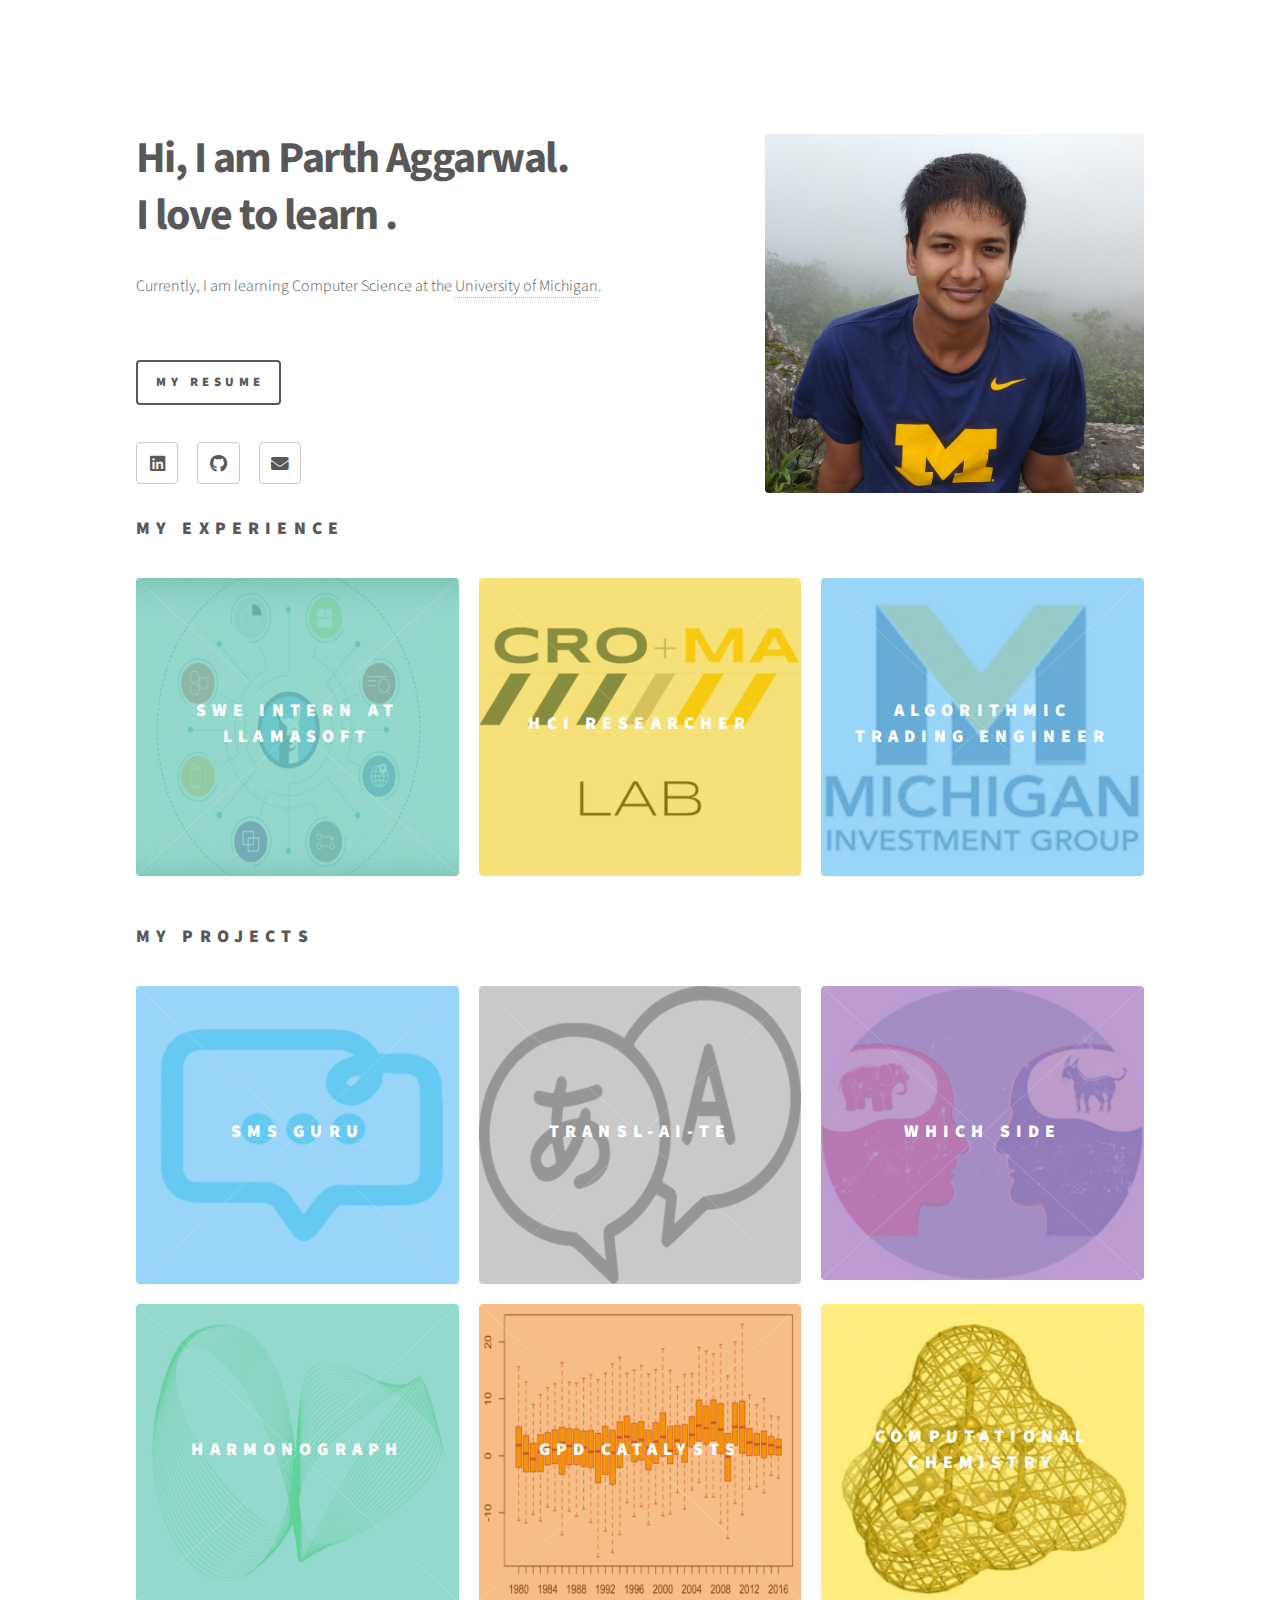
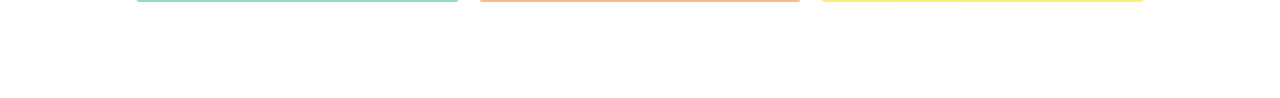
<file: index.html>
<!DOCTYPE HTML>
<!--
	Phantom by HTML5 UP
	html5up.net | @ajlkn
	Free for personal and commercial use under the CCA 3.0 license (html5up.net/license)
-->
<html>
	<head>
		<title>Parth Aggarwal</title>
		<meta charset="utf-8" />
		<meta name="viewport" content="width=device-width, initial-scale=1, user-scalable=no" />
		<link rel="stylesheet" href="assets/css/main.css" />
		<noscript><link rel="stylesheet" href="assets/css/noscript.css" /></noscript>
	</head>
	<body class="is-preload">
		<!-- Wrapper -->
			<div id="wrapper">

				<!-- Header -->
					<header id="header">
						<div class="inner">

							<!-- Logo -->
								<!-- <a href="index.html" class="logo">
									<span class="symbol"><img src="images/logo.svg" alt="" /></span><span class="title">Phantom</span>
								</a> -->

							<!-- Nav -->
								<!-- <nav>
									<ul>
										<li><a href="#menu">Menu</a></li>
									</ul>
								</nav> -->

						</div>
					</header>

				<!-- Menu -->
					<!-- <nav id="menu">
						<h2>Menu</h2>
						<ul>
							<li><a href="index.html">Home</a></li>
							<li><a href="generic.html">Ipsum veroeros</a></li>
							<li><a href="generic.html">Tempus etiam</a></li>
							<li><a href="generic.html">Consequat dolor</a></li>
							<li><a href="elements.html">Elements</a></li>
						</ul>
					</nav> -->

				<!-- Main -->
					<div id="main">
						<div class="inner">
							<header style="overflow: hidden">
								<span class="image right"><img src="images/profile_pic.jpg" alt="" /></span>
								<h1>Hi, I am Parth Aggarwal.<br />
								I love to learn . <br /></h1>
								<p>Currently, I am learning Computer Science at the <a href="http://umich.edu" target="_blank">University of Michigan</a>.
								</p>
								<br>
								<a href="https://drive.google.com/open?id=13f5AcKQ0DavHZfgJfWgtF8OxiziMQKue" target="_blank" class="button">My Resume</a>
								<br><br>
								<section>
									<div>
										<ul class="icons">
											<li><a href="https://www.linkedin.com/in/parthagg/" target="_blank" class="icon brands style2 fa-linkedin"><span class="label">LinkedIn</span></a></li>
											<li><a href="https://github.com/parth21999/" target="_blank" class="icon brands style2 fa-github"><span class="label">GitHub</span></a></li>
											<li><a href="mailto: parthagg@umich.edu" class="icon solid style2 fa-envelope"><span class="label">Email</span></a></li>
										</ul>
									</div>
								</section>
								
							</header>
							

							<section>
									<h2>My Experience</h2>
							</section>
							
							<section class="tiles"> 
								<article class="style3">
									<span class="image">
										<img src="images/LLamasoft.jpg" alt="" />
									</span>
									<a href="https://llamasoft.com" target="_blank">
										<h2>SWE Intern at LLamasoft</h2>
										<div class="content">
											<p>I integrated a business intelligence tool into LLamasoft's Visualizer application.</p>
										</div>
									</a>
								</article>
								<article class="style9">
									<span class="image">
										<img src="images/croma.png" alt="" />
									</span>
									<a href="http://croma.eecs.umich.edu" target="_blank">
										<h2>HCI Researcher</h2>
										<div class="content">
											<p>I worked at the intersection of Human Computer Interaction and Reinforcement learning to enable machines to learn from humans.</p>
										</div>
									</a>
								</article>
								<article class="style2">
									<span class="image">
										<img src="images/mig.jpg" alt="" />
									</span>
									<a href="http://umich.edu/~migroup/" target="_blank">
										<h2>Algorithmic Trading Engineer</h2>
										<div class="content">
											<p>I developed machine learning techniques harnessing sentiment analysis to predict stocks.</p>
										</div>
									</a>
								</article>
							</section>
							<section style="margin-top: 3em">
									<h2>My Projects</h2>
							</section>
							
							<section class="tiles">
								<article class="style2">
									<span class="image">
										<img src="images/sms.png" alt="" />
									</span>
									<a href="https://github.com/parth21999/smsguru" target="_blank">
										<h2>SMS Guru</h2>
										<div class="content">
											<p>I built an SMS-powered information servive to help people without cellular data access the internet.</p>
										</div>
									</a>
								</article>
								<article class="style7">
									<span class="image">
										<img src="images/translate.png" alt="" />
									</span>
									<a href="">
										<h2>transl-AI-te</h2>
										<div class="content">
											<p>I developed an intelligent typing assistant that helps non-native speakers type fluently in English.</p>
										</div>
									</a>
								</article>
								<article class="style5">
									<span class="image">
										<img src="images/political.jpg" alt="" />
									</span>
									<a href="https://drive.google.com/open?id=1UEyskxfsC6qt0kFKY57wrmCiFEGU3yVW" target="_blank"> 
										<h2>Which Side</h2>
										<div class="content">
											<p>I designed an interpretable machine learning model to classify news articles on the web according to their political partisanship.</p>
										</div>
									</a>
								</article>
								<article class="style3">
										<span class="image">
											<img src="images/harmonograph.png" alt="" />
										</span>
										<a href="https://harmono.herokuapp.com" target="_blank">
											<h2>Harmonograph</h2>
											<div class="content">
												<p>I built a web simulator that generates mathematical art.</p>
											</div>
										</a>
								</article>
								<article class="style8">
									<span class="image">
										<img src="images/gdp.png" alt="" />
									</span>
									<a href="https://drive.google.com/open?id=1tKq2zhY3pZMWsTG8i1-BKaBp4MQRkewL" target="_blank">
										<h2>GPD Catalysts</h2>
										<div class="content">
											<p>I analyzed a huge dataset to gain insights into which socio-economic factors catalyze GDP growth.</p>
										</div>
									</a>
								</article>
								<article class="style10">
									<span class="image">
										<img src="images/atom.png" alt="" />
									</span>
									<a href="https://drive.google.com/open?id=1agmX8WeWDNGwFoLjPJcxOBuNtDVaSNDp" target="_blank">
										<h2>Computational Chemistry</h2>
										<div class="content">
											<p>I analyzed organic molecules using computational techniques to accelerate the drug discovery process.</p>
										</div>
									</a>
								</article>
							</section>
						</div>
					</div>

				<!-- Footer
					<footer id="footer">
						<div class="inner">
							<section>
								<h2>Get in touch</h2>
								<form method="post" action="#">
									<div class="fields">
										<div class="field half">
											<input type="text" name="name" id="name" placeholder="Name" />
										</div>
										<div class="field half">
											<input type="email" name="email" id="email" placeholder="Email" />
										</div>
										<div class="field">
											<textarea name="message" id="message" placeholder="Message"></textarea>
										</div>
									</div>
									<ul class="actions">
										<li><input type="submit" value="Send" class="primary" /></li>
									</ul>
								</form>
							</section>
							<section>
								<h2>Follow</h2>
								<ul class="icons">
									<li><a href="#" class="icon brands style2 fa-twitter"><span class="label">Twitter</span></a></li>
									<li><a href="#" class="icon brands style2 fa-facebook-f"><span class="label">Facebook</span></a></li>
									<li><a href="#" class="icon brands style2 fa-instagram"><span class="label">Instagram</span></a></li>
									<li><a href="#" class="icon brands style2 fa-dribbble"><span class="label">Dribbble</span></a></li>
									<li><a href="#" class="icon brands style2 fa-github"><span class="label">GitHub</span></a></li>
									<li><a href="#" class="icon brands style2 fa-500px"><span class="label">500px</span></a></li>
									<li><a href="#" class="icon solid style2 fa-phone"><span class="label">Phone</span></a></li>
									<li><a href="#" class="icon solid style2 fa-envelope"><span class="label">Email</span></a></li>
								</ul>
							</section>
							
						</div>
					</footer> -->

			</div>

		<!-- Scripts -->
			<script src="assets/js/jquery.min.js"></script>
			<script src="assets/js/browser.min.js"></script>
			<script src="assets/js/breakpoints.min.js"></script>
			<script src="assets/js/util.js"></script>
			<script src="assets/js/main.js"></script>

	</body>
</html>
</file>
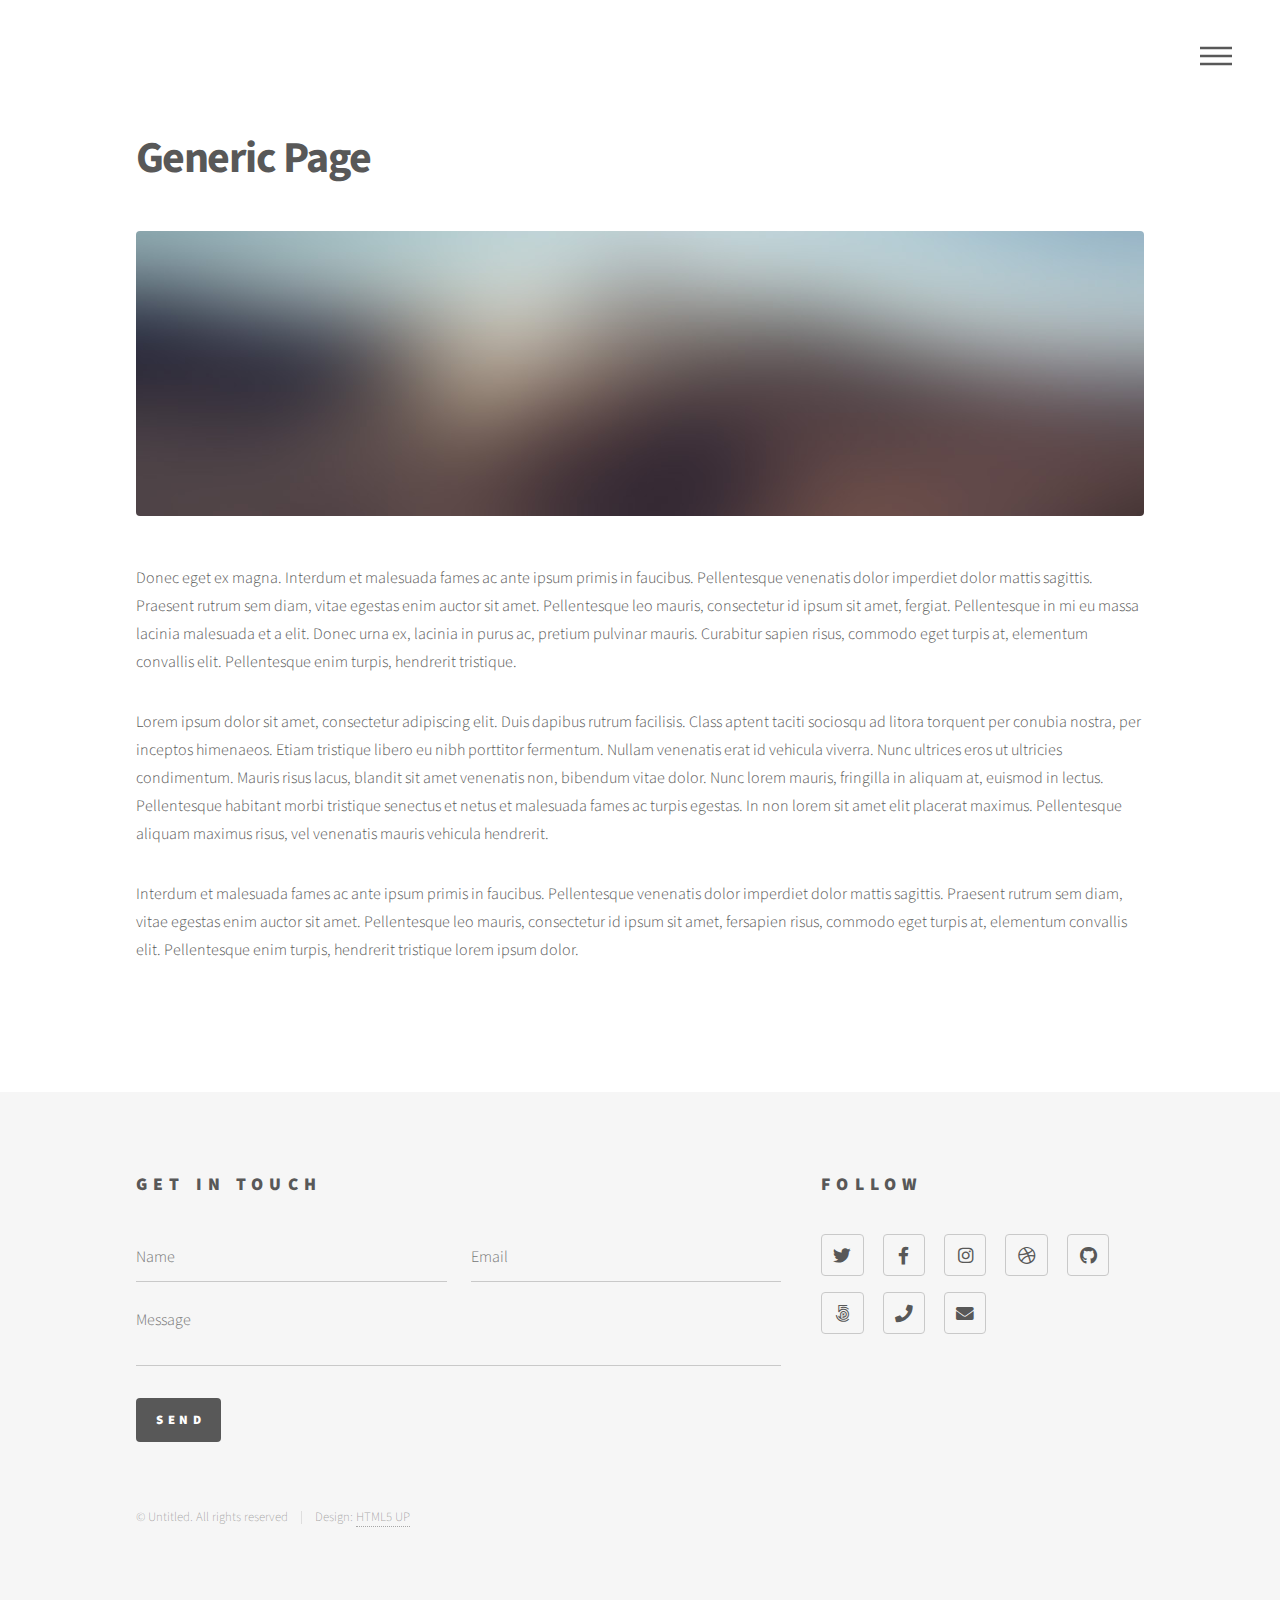
<file: croma.html>
<!DOCTYPE HTML>
<!--
	Phantom by HTML5 UP
	html5up.net | @ajlkn
	Free for personal and commercial use under the CCA 3.0 license (html5up.net/license)
-->
<html>
	<head>
		<title>Parth Aggarwal</title>
		<meta charset="utf-8" />
		<meta name="viewport" content="width=device-width, initial-scale=1, user-scalable=no" />
		<link rel="stylesheet" href="assets/css/main.css" />
		<noscript><link rel="stylesheet" href="assets/css/noscript.css" /></noscript>
	</head>
	<body class="is-preload">
		<!-- Wrapper -->
			<div id="wrapper">

				<!-- Header -->
					<header id="header">
						<div class="inner">

							<!-- Logo
								<a href="index.html" class="logo">
									<span class="symbol"><img src="images/logo.svg" alt="" /></span><span class="title">Phantom</span>
								</a> -->

							<!-- Nav -->
								<nav>
									<ul>
										<li><a href="#menu">Menu</a></li>
									</ul>
								</nav>

						</div>
					</header>

				<!-- Menu -->
					<nav id="menu">
						<h2>Menu</h2>
						<ul>
							<li><a href="index.html">Home</a></li>
							<li><a href="generic.html">Ipsum veroeros</a></li>
							<li><a href="generic.html">Tempus etiam</a></li>
							<li><a href="generic.html">Consequat dolor</a></li>
							<li><a href="elements.html">Elements</a></li>
						</ul>
					</nav>

				<!-- Main -->
					<div id="main">
						<div class="inner">
							<h1>Generic Page</h1>
							<span class="image main"><img src="images/pic13.jpg" alt="" /></span>
							<p>Donec eget ex magna. Interdum et malesuada fames ac ante ipsum primis in faucibus. Pellentesque venenatis dolor imperdiet dolor mattis sagittis. Praesent rutrum sem diam, vitae egestas enim auctor sit amet. Pellentesque leo mauris, consectetur id ipsum sit amet, fergiat. Pellentesque in mi eu massa lacinia malesuada et a elit. Donec urna ex, lacinia in purus ac, pretium pulvinar mauris. Curabitur sapien risus, commodo eget turpis at, elementum convallis elit. Pellentesque enim turpis, hendrerit tristique.</p>
							<p>Lorem ipsum dolor sit amet, consectetur adipiscing elit. Duis dapibus rutrum facilisis. Class aptent taciti sociosqu ad litora torquent per conubia nostra, per inceptos himenaeos. Etiam tristique libero eu nibh porttitor fermentum. Nullam venenatis erat id vehicula viverra. Nunc ultrices eros ut ultricies condimentum. Mauris risus lacus, blandit sit amet venenatis non, bibendum vitae dolor. Nunc lorem mauris, fringilla in aliquam at, euismod in lectus. Pellentesque habitant morbi tristique senectus et netus et malesuada fames ac turpis egestas. In non lorem sit amet elit placerat maximus. Pellentesque aliquam maximus risus, vel venenatis mauris vehicula hendrerit.</p>
							<p>Interdum et malesuada fames ac ante ipsum primis in faucibus. Pellentesque venenatis dolor imperdiet dolor mattis sagittis. Praesent rutrum sem diam, vitae egestas enim auctor sit amet. Pellentesque leo mauris, consectetur id ipsum sit amet, fersapien risus, commodo eget turpis at, elementum convallis elit. Pellentesque enim turpis, hendrerit tristique lorem ipsum dolor.</p>
						</div>
					</div>

				<!-- Footer -->
					<footer id="footer">
						<div class="inner">
							<section>
								<h2>Get in touch</h2>
								<form method="post" action="#">
									<div class="fields">
										<div class="field half">
											<input type="text" name="name" id="name" placeholder="Name" />
										</div>
										<div class="field half">
											<input type="email" name="email" id="email" placeholder="Email" />
										</div>
										<div class="field">
											<textarea name="message" id="message" placeholder="Message"></textarea>
										</div>
									</div>
									<ul class="actions">
										<li><input type="submit" value="Send" class="primary" /></li>
									</ul>
								</form>
							</section>
							<section>
								<h2>Follow</h2>
								<ul class="icons">
									<li><a href="#" class="icon brands style2 fa-twitter"><span class="label">Twitter</span></a></li>
									<li><a href="#" class="icon brands style2 fa-facebook-f"><span class="label">Facebook</span></a></li>
									<li><a href="#" class="icon brands style2 fa-instagram"><span class="label">Instagram</span></a></li>
									<li><a href="#" class="icon brands style2 fa-dribbble"><span class="label">Dribbble</span></a></li>
									<li><a href="#" class="icon brands style2 fa-github"><span class="label">GitHub</span></a></li>
									<li><a href="#" class="icon brands style2 fa-500px"><span class="label">500px</span></a></li>
									<li><a href="#" class="icon solid style2 fa-phone"><span class="label">Phone</span></a></li>
									<li><a href="#" class="icon solid style2 fa-envelope"><span class="label">Email</span></a></li>
								</ul>
							</section>
							<ul class="copyright">
								<li>&copy; Untitled. All rights reserved</li><li>Design: <a href="http://html5up.net">HTML5 UP</a></li>
							</ul>
						</div>
					</footer>

			</div>

		<!-- Scripts -->
			<script src="assets/js/jquery.min.js"></script>
			<script src="assets/js/browser.min.js"></script>
			<script src="assets/js/breakpoints.min.js"></script>
			<script src="assets/js/util.js"></script>
			<script src="assets/js/main.js"></script>

	</body>
</html>
</file>
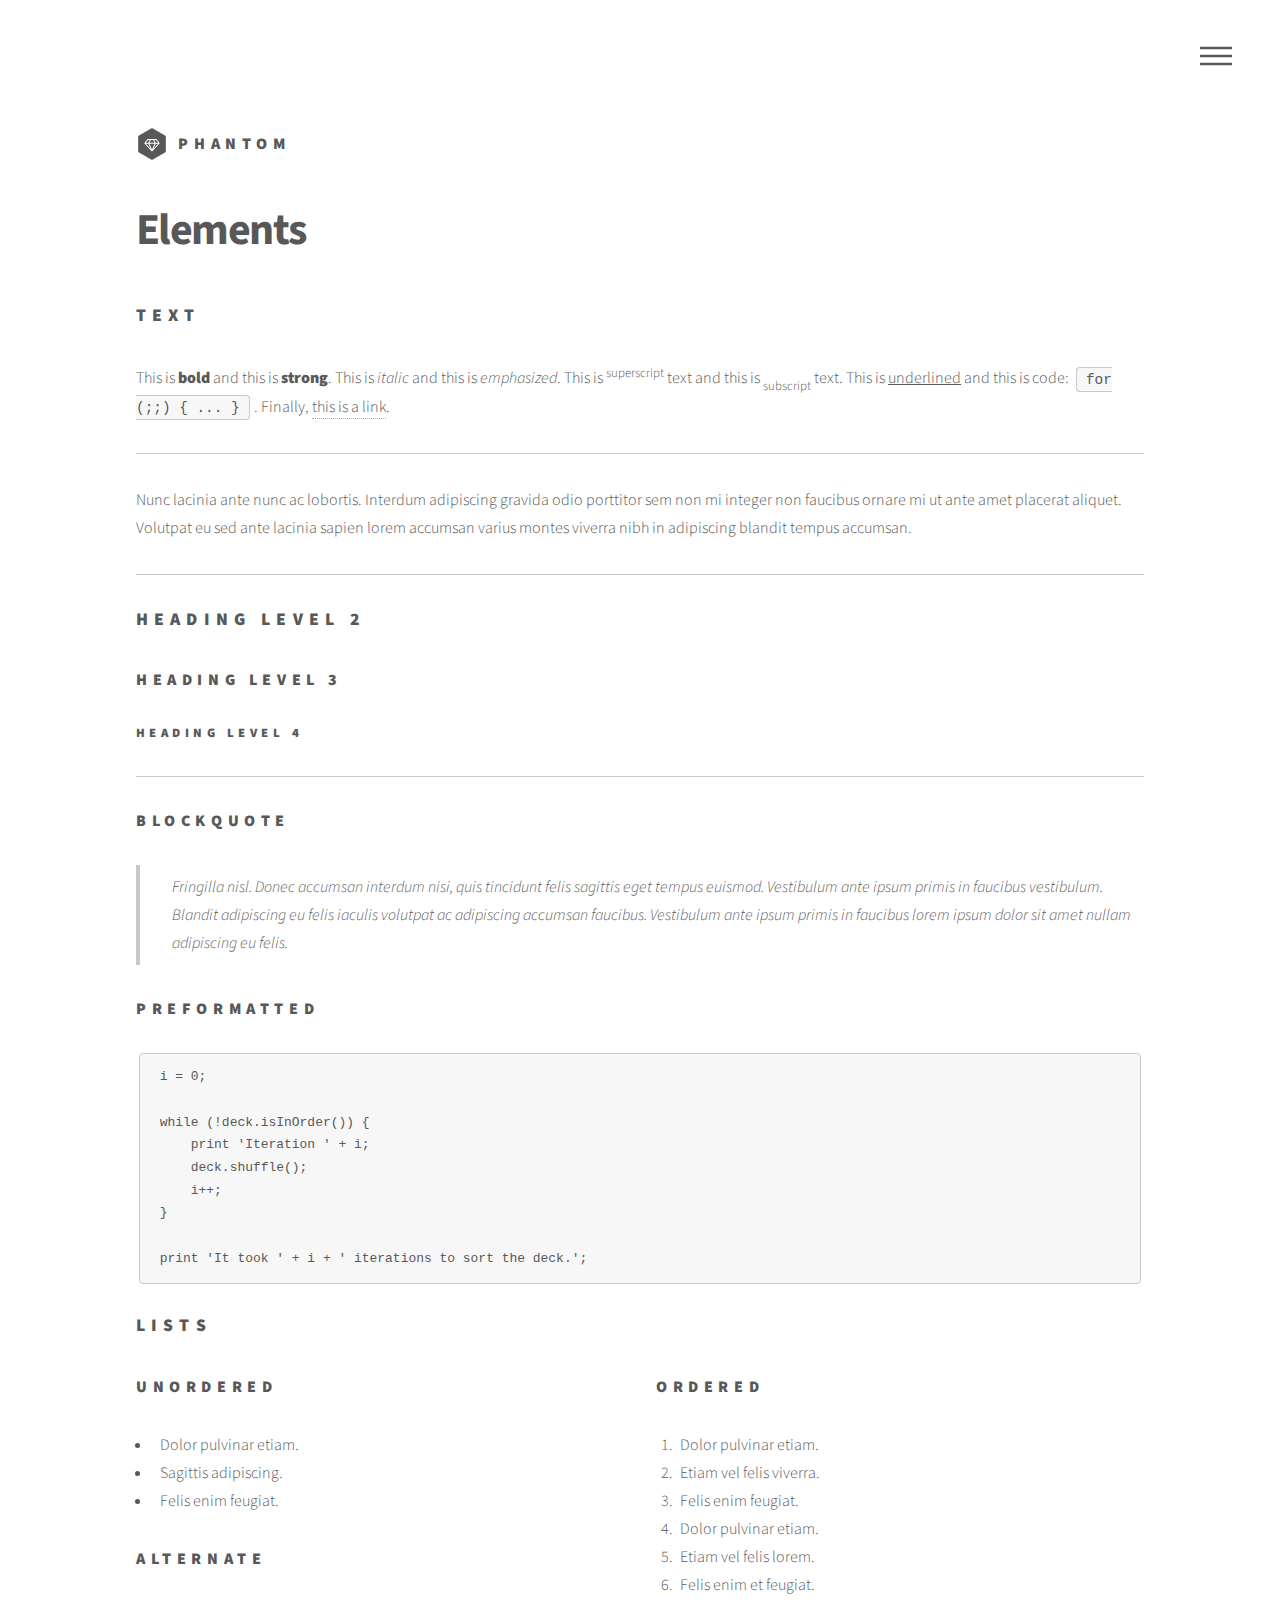
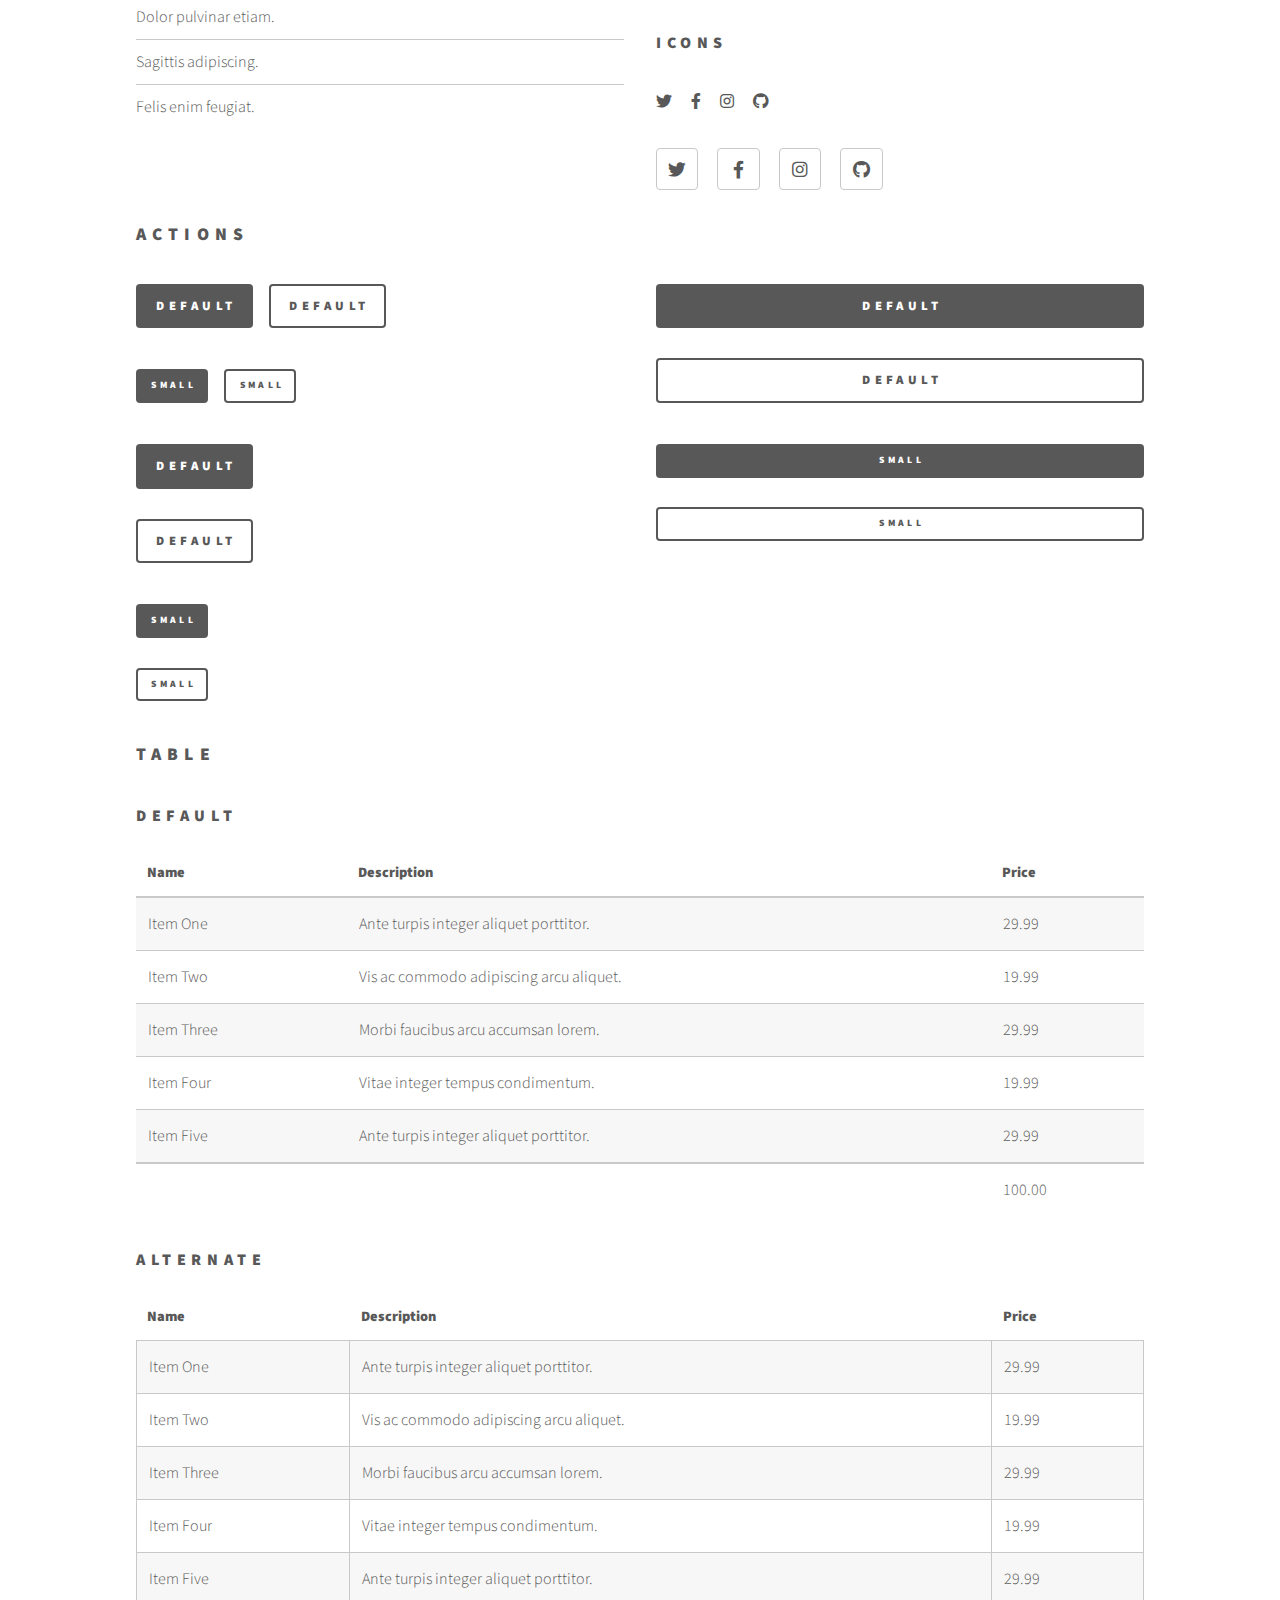
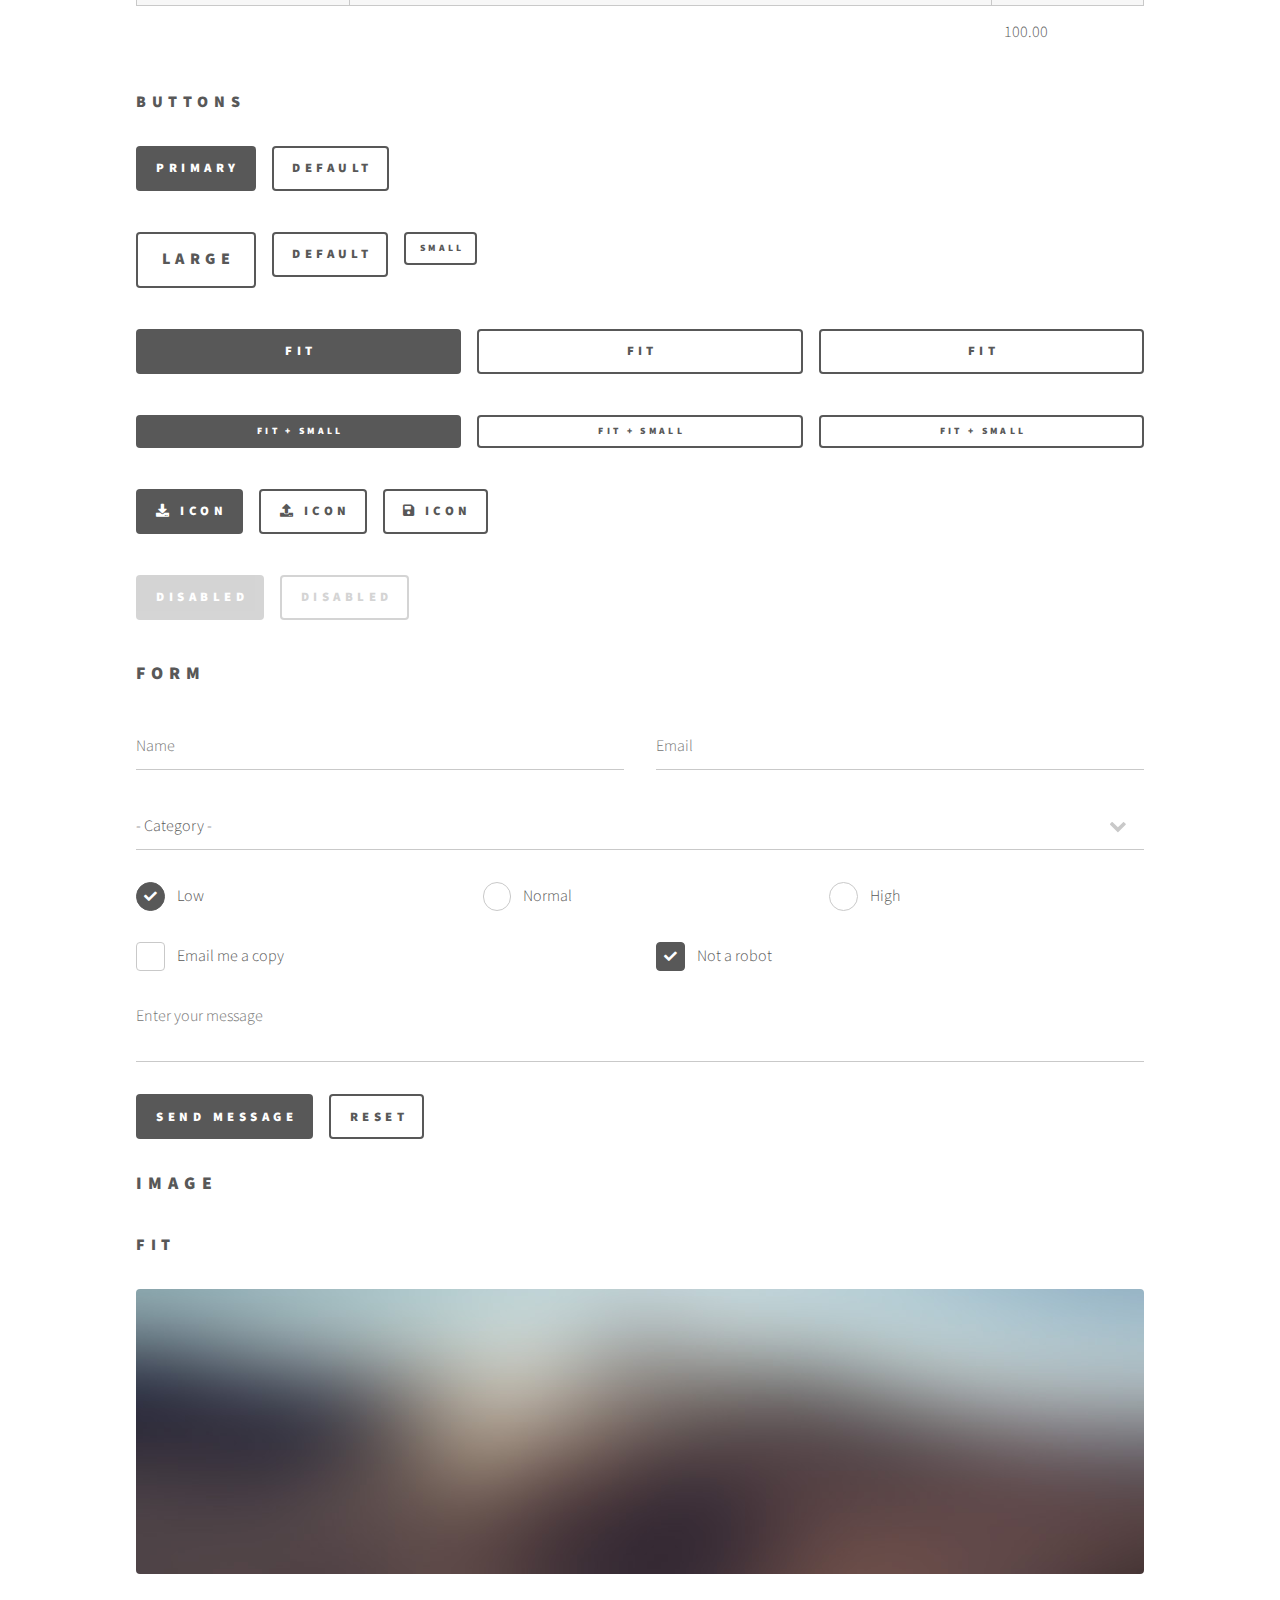
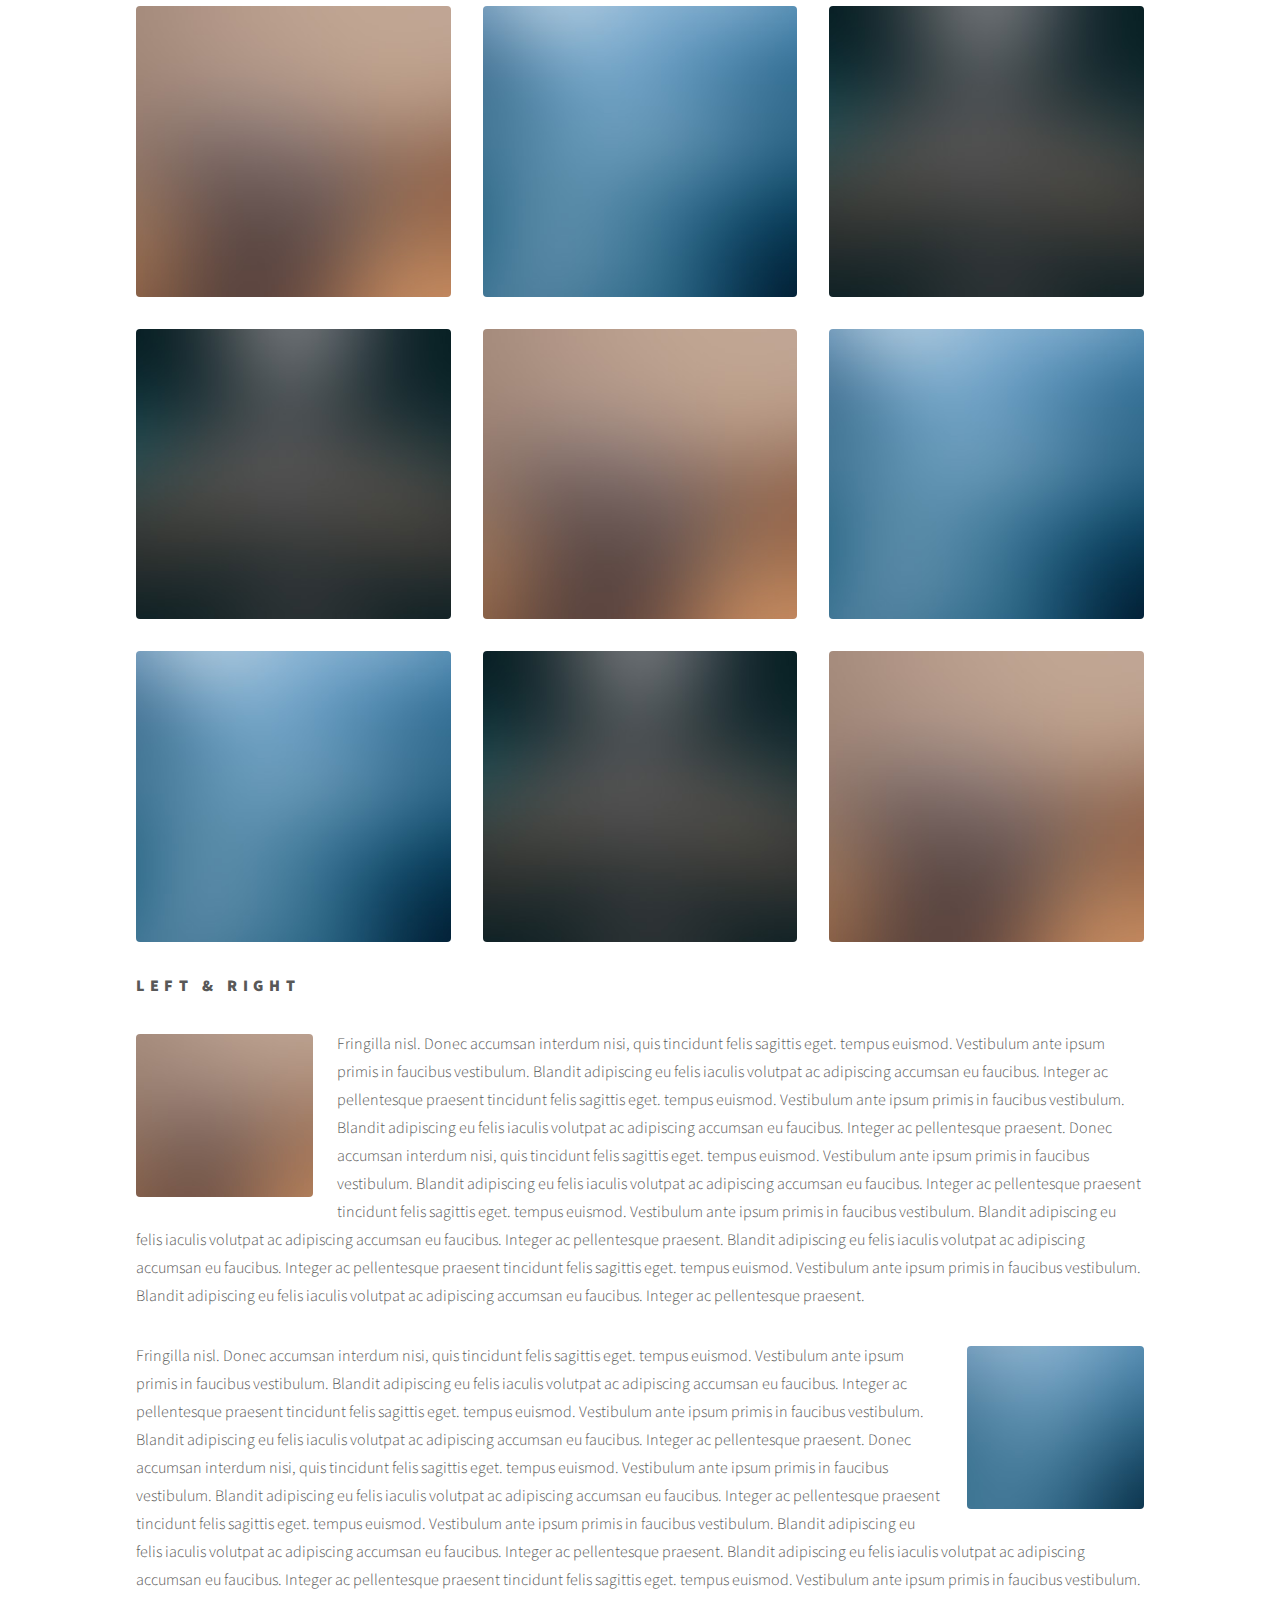
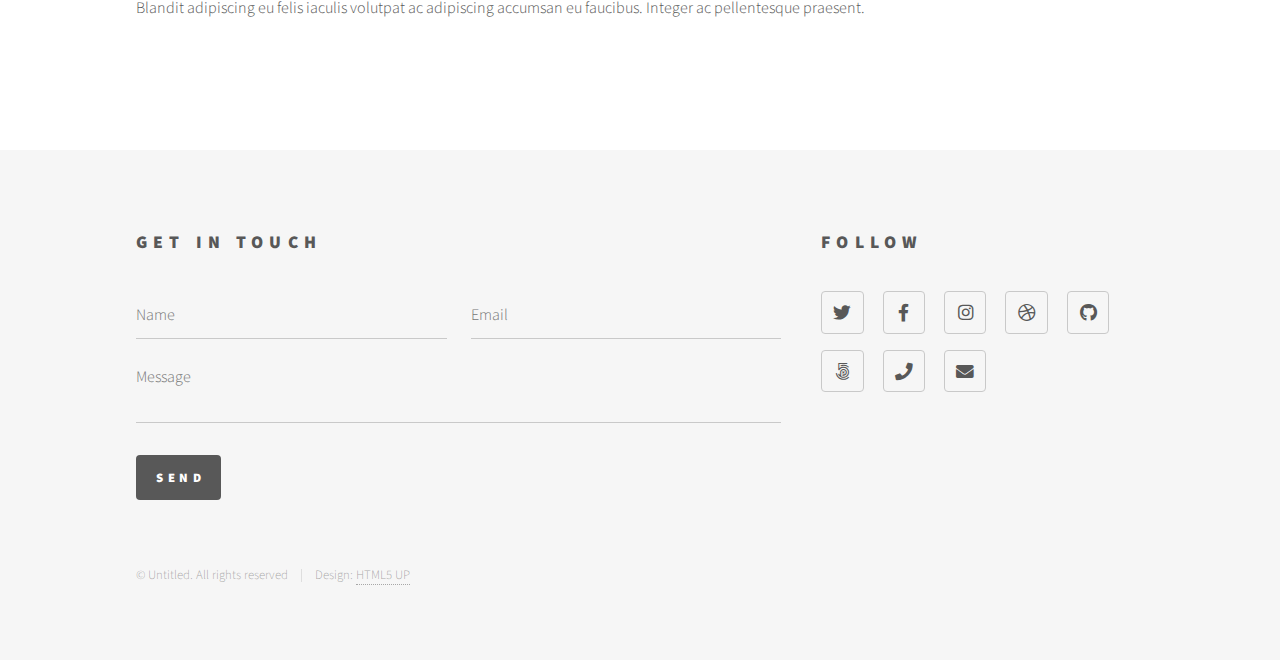
<file: elements.html>
<!DOCTYPE HTML>
<!--
	Phantom by HTML5 UP
	html5up.net | @ajlkn
	Free for personal and commercial use under the CCA 3.0 license (html5up.net/license)
-->
<html>
	<head>
		<title>Elements - Phantom by HTML5 UP</title>
		<meta charset="utf-8" />
		<meta name="viewport" content="width=device-width, initial-scale=1, user-scalable=no" />
		<link rel="stylesheet" href="assets/css/main.css" />
		<noscript><link rel="stylesheet" href="assets/css/noscript.css" /></noscript>
	</head>
	<body class="is-preload">
		<!-- Wrapper -->
			<div id="wrapper">

				<!-- Header -->
					<header id="header">
						<div class="inner">

							<!-- Logo -->
								<a href="index.html" class="logo">
									<span class="symbol"><img src="images/logo.svg" alt="" /></span><span class="title">Phantom</span>
								</a>

							<!-- Nav -->
								<nav>
									<ul>
										<li><a href="#menu">Menu</a></li>
									</ul>
								</nav>

						</div>
					</header>

				<!-- Menu -->
					<nav id="menu">
						<h2>Menu</h2>
						<ul>
							<li><a href="index.html">Home</a></li>
							<li><a href="generic.html">Ipsum veroeros</a></li>
							<li><a href="generic.html">Tempus etiam</a></li>
							<li><a href="generic.html">Consequat dolor</a></li>
							<li><a href="elements.html">Elements</a></li>
						</ul>
					</nav>

				<!-- Main -->
					<div id="main">
						<div class="inner">
							<h1>Elements</h1>

							<!-- Text -->
								<section>
									<h2>Text</h2>
									<p>This is <b>bold</b> and this is <strong>strong</strong>. This is <i>italic</i> and this is <em>emphasized</em>.
									This is <sup>superscript</sup> text and this is <sub>subscript</sub> text.
									This is <u>underlined</u> and this is code: <code>for (;;) { ... }</code>. Finally, <a href="#">this is a link</a>.</p>
									<hr />
									<p>Nunc lacinia ante nunc ac lobortis. Interdum adipiscing gravida odio porttitor sem non mi integer non faucibus ornare mi ut ante amet placerat aliquet. Volutpat eu sed ante lacinia sapien lorem accumsan varius montes viverra nibh in adipiscing blandit tempus accumsan.</p>
									<hr />
									<h2>Heading Level 2</h2>
									<h3>Heading Level 3</h3>
									<h4>Heading Level 4</h4>
									<hr />
									<h3>Blockquote</h3>
									<blockquote>Fringilla nisl. Donec accumsan interdum nisi, quis tincidunt felis sagittis eget tempus euismod. Vestibulum ante ipsum primis in faucibus vestibulum. Blandit adipiscing eu felis iaculis volutpat ac adipiscing accumsan faucibus. Vestibulum ante ipsum primis in faucibus lorem ipsum dolor sit amet nullam adipiscing eu felis.</blockquote>
									<h3>Preformatted</h3>
									<pre><code>i = 0;

while (!deck.isInOrder()) {
    print 'Iteration ' + i;
    deck.shuffle();
    i++;
}

print 'It took ' + i + ' iterations to sort the deck.';</code></pre>
								</section>

							<!-- Lists -->
								<section>
									<h2>Lists</h2>
									<div class="row">
										<div class="col-6 col-12-medium">
											<h3>Unordered</h3>
											<ul>
												<li>Dolor pulvinar etiam.</li>
												<li>Sagittis adipiscing.</li>
												<li>Felis enim feugiat.</li>
											</ul>
											<h3>Alternate</h3>
											<ul class="alt">
												<li>Dolor pulvinar etiam.</li>
												<li>Sagittis adipiscing.</li>
												<li>Felis enim feugiat.</li>
											</ul>
										</div>
										<div class="col-6 col-12-medium">
											<h3>Ordered</h3>
											<ol>
												<li>Dolor pulvinar etiam.</li>
												<li>Etiam vel felis viverra.</li>
												<li>Felis enim feugiat.</li>
												<li>Dolor pulvinar etiam.</li>
												<li>Etiam vel felis lorem.</li>
												<li>Felis enim et feugiat.</li>
											</ol>
											<h3>Icons</h3>
											<ul class="icons">
												<li><a href="#" class="icon brands style1 fa-twitter"><span class="label">Twitter</span></a></li>
												<li><a href="#" class="icon brands style1 fa-facebook-f"><span class="label">Facebook</span></a></li>
												<li><a href="#" class="icon brands style1 fa-instagram"><span class="label">Instagram</span></a></li>
												<li><a href="#" class="icon brands style1 fa-github"><span class="label">Github</span></a></li>
											</ul>
											<ul class="icons">
												<li><a href="#" class="icon brands style2 fa-twitter"><span class="label">Twitter</span></a></li>
												<li><a href="#" class="icon brands style2 fa-facebook-f"><span class="label">Facebook</span></a></li>
												<li><a href="#" class="icon brands style2 fa-instagram"><span class="label">Instagram</span></a></li>
												<li><a href="#" class="icon brands style2 fa-github"><span class="label">Github</span></a></li>
											</ul>
										</div>
									</div>
									<h2>Actions</h2>
									<div class="row">
										<div class="col-6 col-12-medium">
											<ul class="actions">
												<li><a href="#" class="button primary">Default</a></li>
												<li><a href="#" class="button">Default</a></li>
											</ul>
											<ul class="actions small">
												<li><a href="#" class="button primary small">Small</a></li>
												<li><a href="#" class="button small">Small</a></li>
											</ul>
											<ul class="actions stacked">
												<li><a href="#" class="button primary">Default</a></li>
												<li><a href="#" class="button">Default</a></li>
											</ul>
											<ul class="actions stacked">
												<li><a href="#" class="button primary small">Small</a></li>
												<li><a href="#" class="button small">Small</a></li>
											</ul>
										</div>
										<div class="col-6 col-12-medium">
											<ul class="actions stacked">
												<li><a href="#" class="button primary fit">Default</a></li>
												<li><a href="#" class="button fit">Default</a></li>
											</ul>
											<ul class="actions stacked">
												<li><a href="#" class="button primary small fit">Small</a></li>
												<li><a href="#" class="button small fit">Small</a></li>
											</ul>
										</div>
									</div>
								</section>

							<!-- Table -->
								<section>
									<h2>Table</h2>
									<h3>Default</h3>
									<div class="table-wrapper">
										<table>
											<thead>
												<tr>
													<th>Name</th>
													<th>Description</th>
													<th>Price</th>
												</tr>
											</thead>
											<tbody>
												<tr>
													<td>Item One</td>
													<td>Ante turpis integer aliquet porttitor.</td>
													<td>29.99</td>
												</tr>
												<tr>
													<td>Item Two</td>
													<td>Vis ac commodo adipiscing arcu aliquet.</td>
													<td>19.99</td>
												</tr>
												<tr>
													<td>Item Three</td>
													<td> Morbi faucibus arcu accumsan lorem.</td>
													<td>29.99</td>
												</tr>
												<tr>
													<td>Item Four</td>
													<td>Vitae integer tempus condimentum.</td>
													<td>19.99</td>
												</tr>
												<tr>
													<td>Item Five</td>
													<td>Ante turpis integer aliquet porttitor.</td>
													<td>29.99</td>
												</tr>
											</tbody>
											<tfoot>
												<tr>
													<td colspan="2"></td>
													<td>100.00</td>
												</tr>
											</tfoot>
										</table>
									</div>

									<h3>Alternate</h3>
									<div class="table-wrapper">
										<table class="alt">
											<thead>
												<tr>
													<th>Name</th>
													<th>Description</th>
													<th>Price</th>
												</tr>
											</thead>
											<tbody>
												<tr>
													<td>Item One</td>
													<td>Ante turpis integer aliquet porttitor.</td>
													<td>29.99</td>
												</tr>
												<tr>
													<td>Item Two</td>
													<td>Vis ac commodo adipiscing arcu aliquet.</td>
													<td>19.99</td>
												</tr>
												<tr>
													<td>Item Three</td>
													<td> Morbi faucibus arcu accumsan lorem.</td>
													<td>29.99</td>
												</tr>
												<tr>
													<td>Item Four</td>
													<td>Vitae integer tempus condimentum.</td>
													<td>19.99</td>
												</tr>
												<tr>
													<td>Item Five</td>
													<td>Ante turpis integer aliquet porttitor.</td>
													<td>29.99</td>
												</tr>
											</tbody>
											<tfoot>
												<tr>
													<td colspan="2"></td>
													<td>100.00</td>
												</tr>
											</tfoot>
										</table>
									</div>
								</section>

							<!-- Buttons -->
								<section>
									<h3>Buttons</h3>
									<ul class="actions">
										<li><a href="#" class="button primary">Primary</a></li>
										<li><a href="#" class="button">Default</a></li>
									</ul>
									<ul class="actions">
										<li><a href="#" class="button large">Large</a></li>
										<li><a href="#" class="button">Default</a></li>
										<li><a href="#" class="button small">Small</a></li>
									</ul>
									<ul class="actions fit">
										<li><a href="#" class="button primary fit">Fit</a></li>
										<li><a href="#" class="button fit">Fit</a></li>
										<li><a href="#" class="button fit">Fit</a></li>
									</ul>
									<ul class="actions fit small">
										<li><a href="#" class="button primary fit small">Fit + Small</a></li>
										<li><a href="#" class="button fit small">Fit + Small</a></li>
										<li><a href="#" class="button fit small">Fit + Small</a></li>
									</ul>
									<ul class="actions">
										<li><a href="#" class="button primary icon solid fa-download">Icon</a></li>
										<li><a href="#" class="button icon solid fa-upload">Icon</a></li>
										<li><a href="#" class="button icon solid fa-save">Icon</a></li>
									</ul>
									<ul class="actions">
										<li><span class="button primary disabled">Disabled</span></li>
										<li><span class="button disabled">Disabled</span></li>
									</ul>
								</section>

							<!-- Form -->
								<section>
									<h2>Form</h2>
									<form method="post" action="#">
										<div class="row gtr-uniform">
											<div class="col-6 col-12-xsmall">
												<input type="text" name="demo-name" id="demo-name" value="" placeholder="Name" />
											</div>
											<div class="col-6 col-12-xsmall">
												<input type="email" name="demo-email" id="demo-email" value="" placeholder="Email" />
											</div>
											<div class="col-12">
												<select name="demo-category" id="demo-category">
													<option value="">- Category -</option>
													<option value="1">Manufacturing</option>
													<option value="1">Shipping</option>
													<option value="1">Administration</option>
													<option value="1">Human Resources</option>
												</select>
											</div>
											<div class="col-4 col-12-small">
												<input type="radio" id="demo-priority-low" name="demo-priority" checked>
												<label for="demo-priority-low">Low</label>
											</div>
											<div class="col-4 col-12-small">
												<input type="radio" id="demo-priority-normal" name="demo-priority">
												<label for="demo-priority-normal">Normal</label>
											</div>
											<div class="col-4 col-12-small">
												<input type="radio" id="demo-priority-high" name="demo-priority">
												<label for="demo-priority-high">High</label>
											</div>
											<div class="col-6 col-12-small">
												<input type="checkbox" id="demo-copy" name="demo-copy">
												<label for="demo-copy">Email me a copy</label>
											</div>
											<div class="col-6 col-12-small">
												<input type="checkbox" id="demo-human" name="demo-human" checked>
												<label for="demo-human">Not a robot</label>
											</div>
											<div class="col-12">
												<textarea name="demo-message" id="demo-message" placeholder="Enter your message" rows="6"></textarea>
											</div>
											<div class="col-12">
												<ul class="actions">
													<li><input type="submit" value="Send Message" class="primary" /></li>
													<li><input type="reset" value="Reset" /></li>
												</ul>
											</div>
										</div>
									</form>
								</section>

							<!-- Image -->
								<section>
									<h2>Image</h2>
									<h3>Fit</h3>
									<div class="box alt">
										<div class="row gtr-uniform">
											<div class="col-12"><span class="image fit"><img src="images/pic13.jpg" alt="" /></span></div>
											<div class="col-4"><span class="image fit"><img src="images/pic01.jpg" alt="" /></span></div>
											<div class="col-4"><span class="image fit"><img src="images/pic02.jpg" alt="" /></span></div>
											<div class="col-4"><span class="image fit"><img src="images/pic03.jpg" alt="" /></span></div>
											<div class="col-4"><span class="image fit"><img src="images/pic03.jpg" alt="" /></span></div>
											<div class="col-4"><span class="image fit"><img src="images/pic01.jpg" alt="" /></span></div>
											<div class="col-4"><span class="image fit"><img src="images/pic02.jpg" alt="" /></span></div>
											<div class="col-4"><span class="image fit"><img src="images/pic02.jpg" alt="" /></span></div>
											<div class="col-4"><span class="image fit"><img src="images/pic03.jpg" alt="" /></span></div>
											<div class="col-4"><span class="image fit"><img src="images/pic01.jpg" alt="" /></span></div>
										</div>
									</div>
									<h3>Left &amp; Right</h3>
									<p><span class="image left"><img src="images/pic14.jpg" alt="" /></span>Fringilla nisl. Donec accumsan interdum nisi, quis tincidunt felis sagittis eget. tempus euismod. Vestibulum ante ipsum primis in faucibus vestibulum. Blandit adipiscing eu felis iaculis volutpat ac adipiscing accumsan eu faucibus. Integer ac pellentesque praesent tincidunt felis sagittis eget. tempus euismod. Vestibulum ante ipsum primis in faucibus vestibulum. Blandit adipiscing eu felis iaculis volutpat ac adipiscing accumsan eu faucibus. Integer ac pellentesque praesent. Donec accumsan interdum nisi, quis tincidunt felis sagittis eget. tempus euismod. Vestibulum ante ipsum primis in faucibus vestibulum. Blandit adipiscing eu felis iaculis volutpat ac adipiscing accumsan eu faucibus. Integer ac pellentesque praesent tincidunt felis sagittis eget. tempus euismod. Vestibulum ante ipsum primis in faucibus vestibulum. Blandit adipiscing eu felis iaculis volutpat ac adipiscing accumsan eu faucibus. Integer ac pellentesque praesent. Blandit adipiscing eu felis iaculis volutpat ac adipiscing accumsan eu faucibus. Integer ac pellentesque praesent tincidunt felis sagittis eget. tempus euismod. Vestibulum ante ipsum primis in faucibus vestibulum. Blandit adipiscing eu felis iaculis volutpat ac adipiscing accumsan eu faucibus. Integer ac pellentesque praesent.</p>
									<p><span class="image right"><img src="images/pic15.jpg" alt="" /></span>Fringilla nisl. Donec accumsan interdum nisi, quis tincidunt felis sagittis eget. tempus euismod. Vestibulum ante ipsum primis in faucibus vestibulum. Blandit adipiscing eu felis iaculis volutpat ac adipiscing accumsan eu faucibus. Integer ac pellentesque praesent tincidunt felis sagittis eget. tempus euismod. Vestibulum ante ipsum primis in faucibus vestibulum. Blandit adipiscing eu felis iaculis volutpat ac adipiscing accumsan eu faucibus. Integer ac pellentesque praesent. Donec accumsan interdum nisi, quis tincidunt felis sagittis eget. tempus euismod. Vestibulum ante ipsum primis in faucibus vestibulum. Blandit adipiscing eu felis iaculis volutpat ac adipiscing accumsan eu faucibus. Integer ac pellentesque praesent tincidunt felis sagittis eget. tempus euismod. Vestibulum ante ipsum primis in faucibus vestibulum. Blandit adipiscing eu felis iaculis volutpat ac adipiscing accumsan eu faucibus. Integer ac pellentesque praesent. Blandit adipiscing eu felis iaculis volutpat ac adipiscing accumsan eu faucibus. Integer ac pellentesque praesent tincidunt felis sagittis eget. tempus euismod. Vestibulum ante ipsum primis in faucibus vestibulum. Blandit adipiscing eu felis iaculis volutpat ac adipiscing accumsan eu faucibus. Integer ac pellentesque praesent.</p>
								</section>

						</div>
					</div>

				<!-- Footer -->
					<footer id="footer">
						<div class="inner">
							<section>
								<h2>Get in touch</h2>
								<form method="post" action="#">
									<div class="fields">
										<div class="field half">
											<input type="text" name="name" id="name" placeholder="Name" />
										</div>
										<div class="field half">
											<input type="email" name="email" id="email" placeholder="Email" />
										</div>
										<div class="field">
											<textarea name="message" id="message" placeholder="Message"></textarea>
										</div>
									</div>
									<ul class="actions">
										<li><input type="submit" value="Send" class="primary" /></li>
									</ul>
								</form>
							</section>
							<section>
								<h2>Follow</h2>
								<ul class="icons">
									<li><a href="#" class="icon brands style2 fa-twitter"><span class="label">Twitter</span></a></li>
									<li><a href="#" class="icon brands style2 fa-facebook-f"><span class="label">Facebook</span></a></li>
									<li><a href="#" class="icon brands style2 fa-instagram"><span class="label">Instagram</span></a></li>
									<li><a href="#" class="icon brands style2 fa-dribbble"><span class="label">Dribbble</span></a></li>
									<li><a href="#" class="icon brands style2 fa-github"><span class="label">GitHub</span></a></li>
									<li><a href="#" class="icon brands style2 fa-500px"><span class="label">500px</span></a></li>
									<li><a href="#" class="icon solid style2 fa-phone"><span class="label">Phone</span></a></li>
									<li><a href="#" class="icon solid style2 fa-envelope"><span class="label">Email</span></a></li>
								</ul>
							</section>
							<ul class="copyright">
								<li>&copy; Untitled. All rights reserved</li><li>Design: <a href="http://html5up.net">HTML5 UP</a></li>
							</ul>
						</div>
					</footer>

			</div>

		<!-- Scripts -->
			<script src="assets/js/jquery.min.js"></script>
			<script src="assets/js/browser.min.js"></script>
			<script src="assets/js/breakpoints.min.js"></script>
			<script src="assets/js/util.js"></script>
			<script src="assets/js/main.js"></script>

	</body>
</html>
</file>
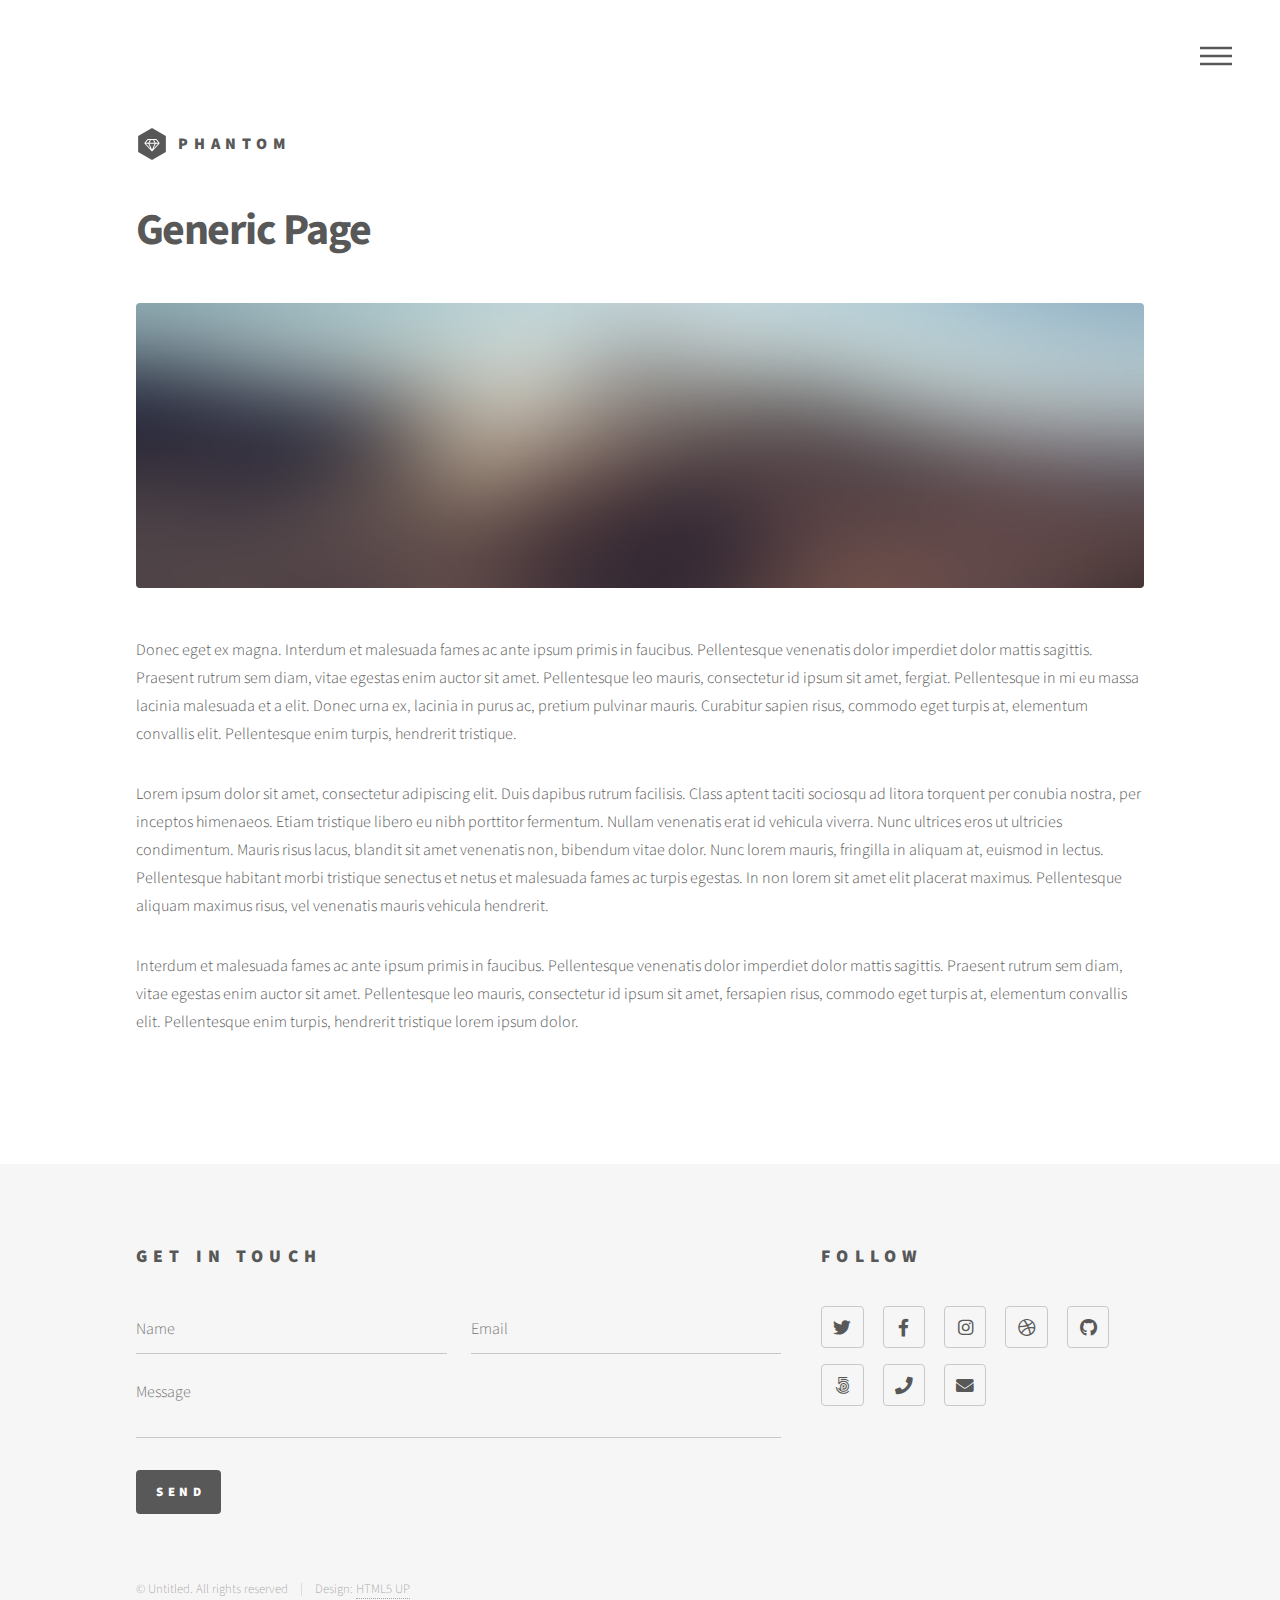
<file: generic.html>
<!DOCTYPE HTML>
<!--
	Phantom by HTML5 UP
	html5up.net | @ajlkn
	Free for personal and commercial use under the CCA 3.0 license (html5up.net/license)
-->
<html>
	<head>
		<title>Generic - Phantom by HTML5 UP</title>
		<meta charset="utf-8" />
		<meta name="viewport" content="width=device-width, initial-scale=1, user-scalable=no" />
		<link rel="stylesheet" href="assets/css/main.css" />
		<noscript><link rel="stylesheet" href="assets/css/noscript.css" /></noscript>
	</head>
	<body class="is-preload">
		<!-- Wrapper -->
			<div id="wrapper">

				<!-- Header -->
					<header id="header">
						<div class="inner">

							<!-- Logo -->
								<a href="index.html" class="logo">
									<span class="symbol"><img src="images/logo.svg" alt="" /></span><span class="title">Phantom</span>
								</a>

							<!-- Nav -->
								<nav>
									<ul>
										<li><a href="#menu">Menu</a></li>
									</ul>
								</nav>

						</div>
					</header>

				<!-- Menu -->
					<nav id="menu">
						<h2>Menu</h2>
						<ul>
							<li><a href="index.html">Home</a></li>
							<li><a href="generic.html">Ipsum veroeros</a></li>
							<li><a href="generic.html">Tempus etiam</a></li>
							<li><a href="generic.html">Consequat dolor</a></li>
							<li><a href="elements.html">Elements</a></li>
						</ul>
					</nav>

				<!-- Main -->
					<div id="main">
						<div class="inner">
							<h1>Generic Page</h1>
							<span class="image main"><img src="images/pic13.jpg" alt="" /></span>
							<p>Donec eget ex magna. Interdum et malesuada fames ac ante ipsum primis in faucibus. Pellentesque venenatis dolor imperdiet dolor mattis sagittis. Praesent rutrum sem diam, vitae egestas enim auctor sit amet. Pellentesque leo mauris, consectetur id ipsum sit amet, fergiat. Pellentesque in mi eu massa lacinia malesuada et a elit. Donec urna ex, lacinia in purus ac, pretium pulvinar mauris. Curabitur sapien risus, commodo eget turpis at, elementum convallis elit. Pellentesque enim turpis, hendrerit tristique.</p>
							<p>Lorem ipsum dolor sit amet, consectetur adipiscing elit. Duis dapibus rutrum facilisis. Class aptent taciti sociosqu ad litora torquent per conubia nostra, per inceptos himenaeos. Etiam tristique libero eu nibh porttitor fermentum. Nullam venenatis erat id vehicula viverra. Nunc ultrices eros ut ultricies condimentum. Mauris risus lacus, blandit sit amet venenatis non, bibendum vitae dolor. Nunc lorem mauris, fringilla in aliquam at, euismod in lectus. Pellentesque habitant morbi tristique senectus et netus et malesuada fames ac turpis egestas. In non lorem sit amet elit placerat maximus. Pellentesque aliquam maximus risus, vel venenatis mauris vehicula hendrerit.</p>
							<p>Interdum et malesuada fames ac ante ipsum primis in faucibus. Pellentesque venenatis dolor imperdiet dolor mattis sagittis. Praesent rutrum sem diam, vitae egestas enim auctor sit amet. Pellentesque leo mauris, consectetur id ipsum sit amet, fersapien risus, commodo eget turpis at, elementum convallis elit. Pellentesque enim turpis, hendrerit tristique lorem ipsum dolor.</p>
						</div>
					</div>

				<!-- Footer -->
					<footer id="footer">
						<div class="inner">
							<section>
								<h2>Get in touch</h2>
								<form method="post" action="#">
									<div class="fields">
										<div class="field half">
											<input type="text" name="name" id="name" placeholder="Name" />
										</div>
										<div class="field half">
											<input type="email" name="email" id="email" placeholder="Email" />
										</div>
										<div class="field">
											<textarea name="message" id="message" placeholder="Message"></textarea>
										</div>
									</div>
									<ul class="actions">
										<li><input type="submit" value="Send" class="primary" /></li>
									</ul>
								</form>
							</section>
							<section>
								<h2>Follow</h2>
								<ul class="icons">
									<li><a href="#" class="icon brands style2 fa-twitter"><span class="label">Twitter</span></a></li>
									<li><a href="#" class="icon brands style2 fa-facebook-f"><span class="label">Facebook</span></a></li>
									<li><a href="#" class="icon brands style2 fa-instagram"><span class="label">Instagram</span></a></li>
									<li><a href="#" class="icon brands style2 fa-dribbble"><span class="label">Dribbble</span></a></li>
									<li><a href="#" class="icon brands style2 fa-github"><span class="label">GitHub</span></a></li>
									<li><a href="#" class="icon brands style2 fa-500px"><span class="label">500px</span></a></li>
									<li><a href="#" class="icon solid style2 fa-phone"><span class="label">Phone</span></a></li>
									<li><a href="#" class="icon solid style2 fa-envelope"><span class="label">Email</span></a></li>
								</ul>
							</section>
							<ul class="copyright">
								<li>&copy; Untitled. All rights reserved</li><li>Design: <a href="http://html5up.net">HTML5 UP</a></li>
							</ul>
						</div>
					</footer>

			</div>

		<!-- Scripts -->
			<script src="assets/js/jquery.min.js"></script>
			<script src="assets/js/browser.min.js"></script>
			<script src="assets/js/breakpoints.min.js"></script>
			<script src="assets/js/util.js"></script>
			<script src="assets/js/main.js"></script>

	</body>
</html>
</file>
<file: assets/css/noscript.css>
/*
	Phantom by HTML5 UP
	html5up.net | @ajlkn
	Free for personal and commercial use under the CCA 3.0 license (html5up.net/license)
*/

/* Tiles */

	body.is-preload .tiles article {
		-moz-transform: none;
		-webkit-transform: none;
		-ms-transform: none;
		transform: none;
		opacity: 1;
	}
</file>
<file: assets/css/main.css>
@import url(fontawesome-all.min.css);
@import url("https://fonts.googleapis.com/css?family=Source+Sans+Pro:300,700,900");

/*
	Phantom by HTML5 UP
	html5up.net | @ajlkn
	Free for personal and commercial use under the CCA 3.0 license (html5up.net/license)
*/

html, body, div, span, applet, object,
iframe, h1, h2, h3, h4, h5, h6, p, blockquote,
pre, a, abbr, acronym, address, big, cite,
code, del, dfn, em, img, ins, kbd, q, s, samp,
small, strike, strong, sub, sup, tt, var, b,
u, i, center, dl, dt, dd, ol, ul, li, fieldset,
form, label, legend, table, caption, tbody,
tfoot, thead, tr, th, td, article, aside,
canvas, details, embed, figure, figcaption,
footer, header, hgroup, menu, nav, output, ruby,
section, summary, time, mark, audio, video {
	margin: 0;
	padding: 0;
	border: 0;
	font-size: 100%;
	font: inherit;
	vertical-align: baseline;}

article, aside, details, figcaption, figure,
footer, header, hgroup, menu, nav, section {
	display: block;}

body {
	line-height: 1;
}

ol, ul {
	list-style: none;
}

blockquote, q {
	quotes: none;
}

	blockquote:before, blockquote:after, q:before, q:after {
		content: '';
		content: none;
	}

table {
	border-collapse: collapse;
	border-spacing: 0;
}

body {
	-webkit-text-size-adjust: none;
}

mark {
	background-color: transparent;
	color: inherit;
}

input::-moz-focus-inner {
	border: 0;
	padding: 0;
}

input, select, textarea {
	-moz-appearance: none;
	-webkit-appearance: none;
	-ms-appearance: none;
	appearance: none;
}

/* Basic */

	@-ms-viewport {
		width: device-width;
	}

	body {
		-ms-overflow-style: scrollbar;
	}

	@media screen and (max-width: 480px) {

		html, body {
			min-width: 320px;
		}

	}

	html {
		box-sizing: border-box;
	}

	*, *:before, *:after {
		box-sizing: inherit;
	}

	body {
		background: #ffffff;
	}

		body.is-preload *, body.is-preload *:before, body.is-preload *:after {
			-moz-animation: none !important;
			-webkit-animation: none !important;
			-ms-animation: none !important;
			animation: none !important;
			-moz-transition: none !important;
			-webkit-transition: none !important;
			-ms-transition: none !important;
			transition: none !important;
		}

/* Type */

	body, input, select, textarea {
		color: #585858;
		font-family: "Source Sans Pro", Helvetica, sans-serif;
		font-size: 16pt;
		font-weight: 300;
		line-height: 1.75;
	}

		@media screen and (max-width: 1680px) {

			body, input, select, textarea {
				font-size: 14pt;
			}

		}

		@media screen and (max-width: 1280px) {

			body, input, select, textarea {
				font-size: 12pt;
			}

		}

	a {
		-moz-transition: border-bottom-color 0.2s ease, color 0.2s ease;
		-webkit-transition: border-bottom-color 0.2s ease, color 0.2s ease;
		-ms-transition: border-bottom-color 0.2s ease, color 0.2s ease;
		transition: border-bottom-color 0.2s ease, color 0.2s ease;
		text-decoration: none;
		color: #585858;
		border-bottom: dotted 1px rgba(88, 88, 88, 0.5);
	}

		a:hover {
			border-bottom-color: transparent;
			color: #f2849e !important;
		}

	strong, b {
		font-weight: 900;
	}

	em, i {
		font-style: italic;
	}

	p {
		margin: 0 0 2em 0;
	}

	h1 {
		font-size: 2.75em;
		font-weight: 700;
		line-height: 1.3;
		margin: 0 0 1em 0;
		letter-spacing: -0.035em;
	}

		h1 a {
			color: inherit;
		}

		@media screen and (max-width: 736px) {

			h1 {
				font-size: 2em;
				margin: 0 0 1em 0;
			}

		}

		@media screen and (max-width: 360px) {

			h1 {
				font-size: 1.75em;
			}

		}

	h2, h3, h4, h5, h6 {
		font-weight: 900;
		line-height: 1.5;
		margin: 0 0 2em 0;
		text-transform: uppercase;
		letter-spacing: 0.35em;
	}

		h2 a, h3 a, h4 a, h5 a, h6 a {
			color: inherit;
		}

	h2 {
		font-size: 1.1em;
	}

	h3 {
		font-size: 1em;
	}

	h4 {
		font-size: 0.8em;
	}

	h5 {
		font-size: 0.8em;
	}

	h6 {
		font-size: 0.8em;
	}

	@media screen and (max-width: 980px) {

		h1 br, h2 br, h3 br, h4 br, h5 br, h6 br {
			display: none;
		}

	}

	@media screen and (max-width: 736px) {

		h2 {
			font-size: 1em;
		}

		h3 {
			font-size: 0.8em;
		}

	}

	sub {
		font-size: 0.8em;
		position: relative;
		top: 0.5em;
	}

	sup {
		font-size: 0.8em;
		position: relative;
		top: -0.5em;
	}

	blockquote {
		border-left: solid 4px #c9c9c9;
		font-style: italic;
		margin: 0 0 2em 0;
		padding: 0.5em 0 0.5em 2em;
	}

	code {
		background: rgba(144, 144, 144, 0.075);
		border-radius: 4px;
		border: solid 1px #c9c9c9;
		font-family: "Courier New", monospace;
		font-size: 0.9em;
		margin: 0 0.25em;
		padding: 0.25em 0.65em;
	}

	pre {
		-webkit-overflow-scrolling: touch;
		font-family: "Courier New", monospace;
		font-size: 0.9em;
		margin: 0 0 2em 0;
	}

		pre code {
			display: block;
			line-height: 1.75;
			padding: 1em 1.5em;
			overflow-x: auto;
		}

	hr {
		border: 0;
		border-bottom: solid 1px #c9c9c9;
		margin: 2em 0;
	}

		hr.major {
			margin: 3em 0;
		}

	.align-left {
		text-align: left;
	}

	.align-center {
		text-align: center;
	}

	.align-right {
		text-align: right;
	}

/* Row */

	.row {
		display: flex;
		flex-wrap: wrap;
		box-sizing: border-box;
		align-items: stretch;
	}

		.row > * {
			box-sizing: border-box;
		}

		.row.gtr-uniform > * > :last-child {
			margin-bottom: 0;
		}

		.row.aln-left {
			justify-content: flex-start;
		}

		.row.aln-center {
			justify-content: center;
		}

		.row.aln-right {
			justify-content: flex-end;
		}

		.row.aln-top {
			align-items: flex-start;
		}

		.row.aln-middle {
			align-items: center;
		}

		.row.aln-bottom {
			align-items: flex-end;
		}

		.row > .imp {
			order: -1;
		}

		.row > .col-1 {
			width: 8.33333%;
		}

		.row > .off-1 {
			margin-left: 8.33333%;
		}

		.row > .col-2 {
			width: 16.66667%;
		}

		.row > .off-2 {
			margin-left: 16.66667%;
		}

		.row > .col-3 {
			width: 25%;
		}

		.row > .off-3 {
			margin-left: 25%;
		}

		.row > .col-4 {
			width: 33.33333%;
		}

		.row > .off-4 {
			margin-left: 33.33333%;
		}

		.row > .col-5 {
			width: 41.66667%;
		}

		.row > .off-5 {
			margin-left: 41.66667%;
		}

		.row > .col-6 {
			width: 50%;
		}

		.row > .off-6 {
			margin-left: 50%;
		}

		.row > .col-7 {
			width: 58.33333%;
		}

		.row > .off-7 {
			margin-left: 58.33333%;
		}

		.row > .col-8 {
			width: 66.66667%;
		}

		.row > .off-8 {
			margin-left: 66.66667%;
		}

		.row > .col-9 {
			width: 75%;
		}

		.row > .off-9 {
			margin-left: 75%;
		}

		.row > .col-10 {
			width: 83.33333%;
		}

		.row > .off-10 {
			margin-left: 83.33333%;
		}

		.row > .col-11 {
			width: 91.66667%;
		}

		.row > .off-11 {
			margin-left: 91.66667%;
		}

		.row > .col-12 {
			width: 100%;
		}

		.row > .off-12 {
			margin-left: 100%;
		}

		.row.gtr-0 {
			margin-top: 0;
			margin-left: 0em;
		}

			.row.gtr-0 > * {
				padding: 0 0 0 0em;
			}

			.row.gtr-0.gtr-uniform {
				margin-top: 0em;
			}

				.row.gtr-0.gtr-uniform > * {
					padding-top: 0em;
				}

		.row.gtr-25 {
			margin-top: 0;
			margin-left: -0.5em;
		}

			.row.gtr-25 > * {
				padding: 0 0 0 0.5em;
			}

			.row.gtr-25.gtr-uniform {
				margin-top: -0.5em;
			}

				.row.gtr-25.gtr-uniform > * {
					padding-top: 0.5em;
				}

		.row.gtr-50 {
			margin-top: 0;
			margin-left: -1em;
		}

			.row.gtr-50 > * {
				padding: 0 0 0 1em;
			}

			.row.gtr-50.gtr-uniform {
				margin-top: -1em;
			}

				.row.gtr-50.gtr-uniform > * {
					padding-top: 1em;
				}

		.row {
			margin-top: 0;
			margin-left: -2em;
		}

			.row > * {
				padding: 0 0 0 2em;
			}

			.row.gtr-uniform {
				margin-top: -2em;
			}

				.row.gtr-uniform > * {
					padding-top: 2em;
				}

		.row.gtr-150 {
			margin-top: 0;
			margin-left: -3em;
		}

			.row.gtr-150 > * {
				padding: 0 0 0 3em;
			}

			.row.gtr-150.gtr-uniform {
				margin-top: -3em;
			}

				.row.gtr-150.gtr-uniform > * {
					padding-top: 3em;
				}

		.row.gtr-200 {
			margin-top: 0;
			margin-left: -4em;
		}

			.row.gtr-200 > * {
				padding: 0 0 0 4em;
			}

			.row.gtr-200.gtr-uniform {
				margin-top: -4em;
			}

				.row.gtr-200.gtr-uniform > * {
					padding-top: 4em;
				}

		@media screen and (max-width: 1680px) {

			.row {
				display: flex;
				flex-wrap: wrap;
				box-sizing: border-box;
				align-items: stretch;
			}

				.row > * {
					box-sizing: border-box;
				}

				.row.gtr-uniform > * > :last-child {
					margin-bottom: 0;
				}

				.row.aln-left {
					justify-content: flex-start;
				}

				.row.aln-center {
					justify-content: center;
				}

				.row.aln-right {
					justify-content: flex-end;
				}

				.row.aln-top {
					align-items: flex-start;
				}

				.row.aln-middle {
					align-items: center;
				}

				.row.aln-bottom {
					align-items: flex-end;
				}

				.row > .imp-xlarge {
					order: -1;
				}

				.row > .col-1-xlarge {
					width: 8.33333%;
				}

				.row > .off-1-xlarge {
					margin-left: 8.33333%;
				}

				.row > .col-2-xlarge {
					width: 16.66667%;
				}

				.row > .off-2-xlarge {
					margin-left: 16.66667%;
				}

				.row > .col-3-xlarge {
					width: 25%;
				}

				.row > .off-3-xlarge {
					margin-left: 25%;
				}

				.row > .col-4-xlarge {
					width: 33.33333%;
				}

				.row > .off-4-xlarge {
					margin-left: 33.33333%;
				}

				.row > .col-5-xlarge {
					width: 41.66667%;
				}

				.row > .off-5-xlarge {
					margin-left: 41.66667%;
				}

				.row > .col-6-xlarge {
					width: 50%;
				}

				.row > .off-6-xlarge {
					margin-left: 50%;
				}

				.row > .col-7-xlarge {
					width: 58.33333%;
				}

				.row > .off-7-xlarge {
					margin-left: 58.33333%;
				}

				.row > .col-8-xlarge {
					width: 66.66667%;
				}

				.row > .off-8-xlarge {
					margin-left: 66.66667%;
				}

				.row > .col-9-xlarge {
					width: 75%;
				}

				.row > .off-9-xlarge {
					margin-left: 75%;
				}

				.row > .col-10-xlarge {
					width: 83.33333%;
				}

				.row > .off-10-xlarge {
					margin-left: 83.33333%;
				}

				.row > .col-11-xlarge {
					width: 91.66667%;
				}

				.row > .off-11-xlarge {
					margin-left: 91.66667%;
				}

				.row > .col-12-xlarge {
					width: 100%;
				}

				.row > .off-12-xlarge {
					margin-left: 100%;
				}

				.row.gtr-0 {
					margin-top: 0;
					margin-left: 0em;
				}

					.row.gtr-0 > * {
						padding: 0 0 0 0em;
					}

					.row.gtr-0.gtr-uniform {
						margin-top: 0em;
					}

						.row.gtr-0.gtr-uniform > * {
							padding-top: 0em;
						}

				.row.gtr-25 {
					margin-top: 0;
					margin-left: -0.5em;
				}

					.row.gtr-25 > * {
						padding: 0 0 0 0.5em;
					}

					.row.gtr-25.gtr-uniform {
						margin-top: -0.5em;
					}

						.row.gtr-25.gtr-uniform > * {
							padding-top: 0.5em;
						}

				.row.gtr-50 {
					margin-top: 0;
					margin-left: -1em;
				}

					.row.gtr-50 > * {
						padding: 0 0 0 1em;
					}

					.row.gtr-50.gtr-uniform {
						margin-top: -1em;
					}

						.row.gtr-50.gtr-uniform > * {
							padding-top: 1em;
						}

				.row {
					margin-top: 0;
					margin-left: -2em;
				}

					.row > * {
						padding: 0 0 0 2em;
					}

					.row.gtr-uniform {
						margin-top: -2em;
					}

						.row.gtr-uniform > * {
							padding-top: 2em;
						}

				.row.gtr-150 {
					margin-top: 0;
					margin-left: -3em;
				}

					.row.gtr-150 > * {
						padding: 0 0 0 3em;
					}

					.row.gtr-150.gtr-uniform {
						margin-top: -3em;
					}

						.row.gtr-150.gtr-uniform > * {
							padding-top: 3em;
						}

				.row.gtr-200 {
					margin-top: 0;
					margin-left: -4em;
				}

					.row.gtr-200 > * {
						padding: 0 0 0 4em;
					}

					.row.gtr-200.gtr-uniform {
						margin-top: -4em;
					}

						.row.gtr-200.gtr-uniform > * {
							padding-top: 4em;
						}

		}

		@media screen and (max-width: 1280px) {

			.row {
				display: flex;
				flex-wrap: wrap;
				box-sizing: border-box;
				align-items: stretch;
			}

				.row > * {
					box-sizing: border-box;
				}

				.row.gtr-uniform > * > :last-child {
					margin-bottom: 0;
				}

				.row.aln-left {
					justify-content: flex-start;
				}

				.row.aln-center {
					justify-content: center;
				}

				.row.aln-right {
					justify-content: flex-end;
				}

				.row.aln-top {
					align-items: flex-start;
				}

				.row.aln-middle {
					align-items: center;
				}

				.row.aln-bottom {
					align-items: flex-end;
				}

				.row > .imp-large {
					order: -1;
				}

				.row > .col-1-large {
					width: 8.33333%;
				}

				.row > .off-1-large {
					margin-left: 8.33333%;
				}

				.row > .col-2-large {
					width: 16.66667%;
				}

				.row > .off-2-large {
					margin-left: 16.66667%;
				}

				.row > .col-3-large {
					width: 25%;
				}

				.row > .off-3-large {
					margin-left: 25%;
				}

				.row > .col-4-large {
					width: 33.33333%;
				}

				.row > .off-4-large {
					margin-left: 33.33333%;
				}

				.row > .col-5-large {
					width: 41.66667%;
				}

				.row > .off-5-large {
					margin-left: 41.66667%;
				}

				.row > .col-6-large {
					width: 50%;
				}

				.row > .off-6-large {
					margin-left: 50%;
				}

				.row > .col-7-large {
					width: 58.33333%;
				}

				.row > .off-7-large {
					margin-left: 58.33333%;
				}

				.row > .col-8-large {
					width: 66.66667%;
				}

				.row > .off-8-large {
					margin-left: 66.66667%;
				}

				.row > .col-9-large {
					width: 75%;
				}

				.row > .off-9-large {
					margin-left: 75%;
				}

				.row > .col-10-large {
					width: 83.33333%;
				}

				.row > .off-10-large {
					margin-left: 83.33333%;
				}

				.row > .col-11-large {
					width: 91.66667%;
				}

				.row > .off-11-large {
					margin-left: 91.66667%;
				}

				.row > .col-12-large {
					width: 100%;
				}

				.row > .off-12-large {
					margin-left: 100%;
				}

				.row.gtr-0 {
					margin-top: 0;
					margin-left: 0em;
				}

					.row.gtr-0 > * {
						padding: 0 0 0 0em;
					}

					.row.gtr-0.gtr-uniform {
						margin-top: 0em;
					}

						.row.gtr-0.gtr-uniform > * {
							padding-top: 0em;
						}

				.row.gtr-25 {
					margin-top: 0;
					margin-left: -0.5em;
				}

					.row.gtr-25 > * {
						padding: 0 0 0 0.5em;
					}

					.row.gtr-25.gtr-uniform {
						margin-top: -0.5em;
					}

						.row.gtr-25.gtr-uniform > * {
							padding-top: 0.5em;
						}

				.row.gtr-50 {
					margin-top: 0;
					margin-left: -1em;
				}

					.row.gtr-50 > * {
						padding: 0 0 0 1em;
					}

					.row.gtr-50.gtr-uniform {
						margin-top: -1em;
					}

						.row.gtr-50.gtr-uniform > * {
							padding-top: 1em;
						}

				.row {
					margin-top: 0;
					margin-left: -2em;
				}

					.row > * {
						padding: 0 0 0 2em;
					}

					.row.gtr-uniform {
						margin-top: -2em;
					}

						.row.gtr-uniform > * {
							padding-top: 2em;
						}

				.row.gtr-150 {
					margin-top: 0;
					margin-left: -3em;
				}

					.row.gtr-150 > * {
						padding: 0 0 0 3em;
					}

					.row.gtr-150.gtr-uniform {
						margin-top: -3em;
					}

						.row.gtr-150.gtr-uniform > * {
							padding-top: 3em;
						}

				.row.gtr-200 {
					margin-top: 0;
					margin-left: -4em;
				}

					.row.gtr-200 > * {
						padding: 0 0 0 4em;
					}

					.row.gtr-200.gtr-uniform {
						margin-top: -4em;
					}

						.row.gtr-200.gtr-uniform > * {
							padding-top: 4em;
						}

		}

		@media screen and (max-width: 980px) {

			.row {
				display: flex;
				flex-wrap: wrap;
				box-sizing: border-box;
				align-items: stretch;
			}

				.row > * {
					box-sizing: border-box;
				}

				.row.gtr-uniform > * > :last-child {
					margin-bottom: 0;
				}

				.row.aln-left {
					justify-content: flex-start;
				}

				.row.aln-center {
					justify-content: center;
				}

				.row.aln-right {
					justify-content: flex-end;
				}

				.row.aln-top {
					align-items: flex-start;
				}

				.row.aln-middle {
					align-items: center;
				}

				.row.aln-bottom {
					align-items: flex-end;
				}

				.row > .imp-medium {
					order: -1;
				}

				.row > .col-1-medium {
					width: 8.33333%;
				}

				.row > .off-1-medium {
					margin-left: 8.33333%;
				}

				.row > .col-2-medium {
					width: 16.66667%;
				}

				.row > .off-2-medium {
					margin-left: 16.66667%;
				}

				.row > .col-3-medium {
					width: 25%;
				}

				.row > .off-3-medium {
					margin-left: 25%;
				}

				.row > .col-4-medium {
					width: 33.33333%;
				}

				.row > .off-4-medium {
					margin-left: 33.33333%;
				}

				.row > .col-5-medium {
					width: 41.66667%;
				}

				.row > .off-5-medium {
					margin-left: 41.66667%;
				}

				.row > .col-6-medium {
					width: 50%;
				}

				.row > .off-6-medium {
					margin-left: 50%;
				}

				.row > .col-7-medium {
					width: 58.33333%;
				}

				.row > .off-7-medium {
					margin-left: 58.33333%;
				}

				.row > .col-8-medium {
					width: 66.66667%;
				}

				.row > .off-8-medium {
					margin-left: 66.66667%;
				}

				.row > .col-9-medium {
					width: 75%;
				}

				.row > .off-9-medium {
					margin-left: 75%;
				}

				.row > .col-10-medium {
					width: 83.33333%;
				}

				.row > .off-10-medium {
					margin-left: 83.33333%;
				}

				.row > .col-11-medium {
					width: 91.66667%;
				}

				.row > .off-11-medium {
					margin-left: 91.66667%;
				}

				.row > .col-12-medium {
					width: 100%;
				}

				.row > .off-12-medium {
					margin-left: 100%;
				}

				.row.gtr-0 {
					margin-top: 0;
					margin-left: 0em;
				}

					.row.gtr-0 > * {
						padding: 0 0 0 0em;
					}

					.row.gtr-0.gtr-uniform {
						margin-top: 0em;
					}

						.row.gtr-0.gtr-uniform > * {
							padding-top: 0em;
						}

				.row.gtr-25 {
					margin-top: 0;
					margin-left: -0.375em;
				}

					.row.gtr-25 > * {
						padding: 0 0 0 0.375em;
					}

					.row.gtr-25.gtr-uniform {
						margin-top: -0.375em;
					}

						.row.gtr-25.gtr-uniform > * {
							padding-top: 0.375em;
						}

				.row.gtr-50 {
					margin-top: 0;
					margin-left: -0.75em;
				}

					.row.gtr-50 > * {
						padding: 0 0 0 0.75em;
					}

					.row.gtr-50.gtr-uniform {
						margin-top: -0.75em;
					}

						.row.gtr-50.gtr-uniform > * {
							padding-top: 0.75em;
						}

				.row {
					margin-top: 0;
					margin-left: -1.5em;
				}

					.row > * {
						padding: 0 0 0 1.5em;
					}

					.row.gtr-uniform {
						margin-top: -1.5em;
					}

						.row.gtr-uniform > * {
							padding-top: 1.5em;
						}

				.row.gtr-150 {
					margin-top: 0;
					margin-left: -2.25em;
				}

					.row.gtr-150 > * {
						padding: 0 0 0 2.25em;
					}

					.row.gtr-150.gtr-uniform {
						margin-top: -2.25em;
					}

						.row.gtr-150.gtr-uniform > * {
							padding-top: 2.25em;
						}

				.row.gtr-200 {
					margin-top: 0;
					margin-left: -3em;
				}

					.row.gtr-200 > * {
						padding: 0 0 0 3em;
					}

					.row.gtr-200.gtr-uniform {
						margin-top: -3em;
					}

						.row.gtr-200.gtr-uniform > * {
							padding-top: 3em;
						}

		}

		@media screen and (max-width: 736px) {

			.row {
				display: flex;
				flex-wrap: wrap;
				box-sizing: border-box;
				align-items: stretch;
			}

				.row > * {
					box-sizing: border-box;
				}

				.row.gtr-uniform > * > :last-child {
					margin-bottom: 0;
				}

				.row.aln-left {
					justify-content: flex-start;
				}

				.row.aln-center {
					justify-content: center;
				}

				.row.aln-right {
					justify-content: flex-end;
				}

				.row.aln-top {
					align-items: flex-start;
				}

				.row.aln-middle {
					align-items: center;
				}

				.row.aln-bottom {
					align-items: flex-end;
				}

				.row > .imp-small {
					order: -1;
				}

				.row > .col-1-small {
					width: 8.33333%;
				}

				.row > .off-1-small {
					margin-left: 8.33333%;
				}

				.row > .col-2-small {
					width: 16.66667%;
				}

				.row > .off-2-small {
					margin-left: 16.66667%;
				}

				.row > .col-3-small {
					width: 25%;
				}

				.row > .off-3-small {
					margin-left: 25%;
				}

				.row > .col-4-small {
					width: 33.33333%;
				}

				.row > .off-4-small {
					margin-left: 33.33333%;
				}

				.row > .col-5-small {
					width: 41.66667%;
				}

				.row > .off-5-small {
					margin-left: 41.66667%;
				}

				.row > .col-6-small {
					width: 50%;
				}

				.row > .off-6-small {
					margin-left: 50%;
				}

				.row > .col-7-small {
					width: 58.33333%;
				}

				.row > .off-7-small {
					margin-left: 58.33333%;
				}

				.row > .col-8-small {
					width: 66.66667%;
				}

				.row > .off-8-small {
					margin-left: 66.66667%;
				}

				.row > .col-9-small {
					width: 75%;
				}

				.row > .off-9-small {
					margin-left: 75%;
				}

				.row > .col-10-small {
					width: 83.33333%;
				}

				.row > .off-10-small {
					margin-left: 83.33333%;
				}

				.row > .col-11-small {
					width: 91.66667%;
				}

				.row > .off-11-small {
					margin-left: 91.66667%;
				}

				.row > .col-12-small {
					width: 100%;
				}

				.row > .off-12-small {
					margin-left: 100%;
				}

				.row.gtr-0 {
					margin-top: 0;
					margin-left: 0em;
				}

					.row.gtr-0 > * {
						padding: 0 0 0 0em;
					}

					.row.gtr-0.gtr-uniform {
						margin-top: 0em;
					}

						.row.gtr-0.gtr-uniform > * {
							padding-top: 0em;
						}

				.row.gtr-25 {
					margin-top: 0;
					margin-left: -0.25em;
				}

					.row.gtr-25 > * {
						padding: 0 0 0 0.25em;
					}

					.row.gtr-25.gtr-uniform {
						margin-top: -0.25em;
					}

						.row.gtr-25.gtr-uniform > * {
							padding-top: 0.25em;
						}

				.row.gtr-50 {
					margin-top: 0;
					margin-left: -0.5em;
				}

					.row.gtr-50 > * {
						padding: 0 0 0 0.5em;
					}

					.row.gtr-50.gtr-uniform {
						margin-top: -0.5em;
					}

						.row.gtr-50.gtr-uniform > * {
							padding-top: 0.5em;
						}

				.row {
					margin-top: 0;
					margin-left: -1em;
				}

					.row > * {
						padding: 0 0 0 1em;
					}

					.row.gtr-uniform {
						margin-top: -1em;
					}

						.row.gtr-uniform > * {
							padding-top: 1em;
						}

				.row.gtr-150 {
					margin-top: 0;
					margin-left: -1.5em;
				}

					.row.gtr-150 > * {
						padding: 0 0 0 1.5em;
					}

					.row.gtr-150.gtr-uniform {
						margin-top: -1.5em;
					}

						.row.gtr-150.gtr-uniform > * {
							padding-top: 1.5em;
						}

				.row.gtr-200 {
					margin-top: 0;
					margin-left: -2em;
				}

					.row.gtr-200 > * {
						padding: 0 0 0 2em;
					}

					.row.gtr-200.gtr-uniform {
						margin-top: -2em;
					}

						.row.gtr-200.gtr-uniform > * {
							padding-top: 2em;
						}

		}

		@media screen and (max-width: 480px) {

			.row {
				display: flex;
				flex-wrap: wrap;
				box-sizing: border-box;
				align-items: stretch;
			}

				.row > * {
					box-sizing: border-box;
				}

				.row.gtr-uniform > * > :last-child {
					margin-bottom: 0;
				}

				.row.aln-left {
					justify-content: flex-start;
				}

				.row.aln-center {
					justify-content: center;
				}

				.row.aln-right {
					justify-content: flex-end;
				}

				.row.aln-top {
					align-items: flex-start;
				}

				.row.aln-middle {
					align-items: center;
				}

				.row.aln-bottom {
					align-items: flex-end;
				}

				.row > .imp-xsmall {
					order: -1;
				}

				.row > .col-1-xsmall {
					width: 8.33333%;
				}

				.row > .off-1-xsmall {
					margin-left: 8.33333%;
				}

				.row > .col-2-xsmall {
					width: 16.66667%;
				}

				.row > .off-2-xsmall {
					margin-left: 16.66667%;
				}

				.row > .col-3-xsmall {
					width: 25%;
				}

				.row > .off-3-xsmall {
					margin-left: 25%;
				}

				.row > .col-4-xsmall {
					width: 33.33333%;
				}

				.row > .off-4-xsmall {
					margin-left: 33.33333%;
				}

				.row > .col-5-xsmall {
					width: 41.66667%;
				}

				.row > .off-5-xsmall {
					margin-left: 41.66667%;
				}

				.row > .col-6-xsmall {
					width: 50%;
				}

				.row > .off-6-xsmall {
					margin-left: 50%;
				}

				.row > .col-7-xsmall {
					width: 58.33333%;
				}

				.row > .off-7-xsmall {
					margin-left: 58.33333%;
				}

				.row > .col-8-xsmall {
					width: 66.66667%;
				}

				.row > .off-8-xsmall {
					margin-left: 66.66667%;
				}

				.row > .col-9-xsmall {
					width: 75%;
				}

				.row > .off-9-xsmall {
					margin-left: 75%;
				}

				.row > .col-10-xsmall {
					width: 83.33333%;
				}

				.row > .off-10-xsmall {
					margin-left: 83.33333%;
				}

				.row > .col-11-xsmall {
					width: 91.66667%;
				}

				.row > .off-11-xsmall {
					margin-left: 91.66667%;
				}

				.row > .col-12-xsmall {
					width: 100%;
				}

				.row > .off-12-xsmall {
					margin-left: 100%;
				}

				.row.gtr-0 {
					margin-top: 0;
					margin-left: 0em;
				}

					.row.gtr-0 > * {
						padding: 0 0 0 0em;
					}

					.row.gtr-0.gtr-uniform {
						margin-top: 0em;
					}

						.row.gtr-0.gtr-uniform > * {
							padding-top: 0em;
						}

				.row.gtr-25 {
					margin-top: 0;
					margin-left: -0.25em;
				}

					.row.gtr-25 > * {
						padding: 0 0 0 0.25em;
					}

					.row.gtr-25.gtr-uniform {
						margin-top: -0.25em;
					}

						.row.gtr-25.gtr-uniform > * {
							padding-top: 0.25em;
						}

				.row.gtr-50 {
					margin-top: 0;
					margin-left: -0.5em;
				}

					.row.gtr-50 > * {
						padding: 0 0 0 0.5em;
					}

					.row.gtr-50.gtr-uniform {
						margin-top: -0.5em;
					}

						.row.gtr-50.gtr-uniform > * {
							padding-top: 0.5em;
						}

				.row {
					margin-top: 0;
					margin-left: -1em;
				}

					.row > * {
						padding: 0 0 0 1em;
					}

					.row.gtr-uniform {
						margin-top: -1em;
					}

						.row.gtr-uniform > * {
							padding-top: 1em;
						}

				.row.gtr-150 {
					margin-top: 0;
					margin-left: -1.5em;
				}

					.row.gtr-150 > * {
						padding: 0 0 0 1.5em;
					}

					.row.gtr-150.gtr-uniform {
						margin-top: -1.5em;
					}

						.row.gtr-150.gtr-uniform > * {
							padding-top: 1.5em;
						}

				.row.gtr-200 {
					margin-top: 0;
					margin-left: -2em;
				}

					.row.gtr-200 > * {
						padding: 0 0 0 2em;
					}

					.row.gtr-200.gtr-uniform {
						margin-top: -2em;
					}

						.row.gtr-200.gtr-uniform > * {
							padding-top: 2em;
						}

		}

/* Section/Article */

	section.special, article.special {
		text-align: center;
	}

	header p {
		margin-top: -1em;
	}

	@media screen and (max-width: 736px) {

		header p {
			margin-top: 0;
		}

	}

/* Icon */

	.icon {
		text-decoration: none;
		border-bottom: none;
		position: relative;
	}

		.icon:before {
			-moz-osx-font-smoothing: grayscale;
			-webkit-font-smoothing: antialiased;
			display: inline-block;
			font-style: normal;
			font-variant: normal;
			text-rendering: auto;
			line-height: 1;
			text-transform: none !important;
			font-family: 'Font Awesome 5 Free';
			font-weight: 400;
		}

		.icon > .label {
			display: none;
		}

		.icon:before {
			line-height: inherit;
		}

		.icon.solid:before {
			font-weight: 900;
		}

		.icon.brands:before {
			font-family: 'Font Awesome 5 Brands';
		}

		.icon.style2 {
			-moz-transition: background-color 0.2s ease-in-out, color 0.2s ease-in-out, border-color 0.2s ease-in-out;
			-webkit-transition: background-color 0.2s ease-in-out, color 0.2s ease-in-out, border-color 0.2s ease-in-out;
			-ms-transition: background-color 0.2s ease-in-out, color 0.2s ease-in-out, border-color 0.2s ease-in-out;
			transition: background-color 0.2s ease-in-out, color 0.2s ease-in-out, border-color 0.2s ease-in-out;
			background-color: transparent;
			border: solid 1px #c9c9c9;
			border-radius: 4px;
			width: 2.65em;
			height: 2.65em;
			display: inline-block;
			text-align: center;
			line-height: 2.65em;
			color: inherit;
		}

			.icon.style2:before {
				font-size: 1.1em;
			}

			.icon.style2:hover {
				color: #f2849e;
				border-color: #f2849e;
			}

			.icon.style2:active {
				background-color: rgba(242, 132, 158, 0.1);
			}

/* List */

	ol {
		list-style: decimal;
		margin: 0 0 2em 0;
		padding-left: 1.25em;
	}

		ol li {
			padding-left: 0.25em;
		}

	ul {
		list-style: disc;
		margin: 0 0 2em 0;
		padding-left: 1em;
	}

		ul li {
			padding-left: 0.5em;
		}

		ul.alt {
			list-style: none;
			padding-left: 0;
		}

			ul.alt li {
				border-top: solid 1px #c9c9c9;
				padding: 0.5em 0;
			}

				ul.alt li:first-child {
					border-top: 0;
					padding-top: 0;
				}

	dl {
		margin: 0 0 2em 0;
	}

		dl dt {
			display: block;
			font-weight: 900;
			margin: 0 0 1em 0;
		}

		dl dd {
			margin-left: 2em;
		}

/* Actions */

	ul.actions {
		display: -moz-flex;
		display: -webkit-flex;
		display: -ms-flex;
		display: flex;
		cursor: default;
		list-style: none;
		margin-left: -1em;
		padding-left: 0;
	}

		ul.actions li {
			padding: 0 0 0 1em;
			vertical-align: middle;
		}

		ul.actions.special {
			-moz-justify-content: center;
			-webkit-justify-content: center;
			-ms-justify-content: center;
			justify-content: center;
			width: 100%;
			margin-left: 0;
		}

			ul.actions.special li:first-child {
				padding-left: 0;
			}

		ul.actions.stacked {
			-moz-flex-direction: column;
			-webkit-flex-direction: column;
			-ms-flex-direction: column;
			flex-direction: column;
			margin-left: 0;
		}

			ul.actions.stacked li {
				padding: 1.3em 0 0 0;
			}

				ul.actions.stacked li:first-child {
					padding-top: 0;
				}

		ul.actions.fit {
			width: calc(100% + 1em);
		}

			ul.actions.fit li {
				-moz-flex-grow: 1;
				-webkit-flex-grow: 1;
				-ms-flex-grow: 1;
				flex-grow: 1;
				-moz-flex-shrink: 1;
				-webkit-flex-shrink: 1;
				-ms-flex-shrink: 1;
				flex-shrink: 1;
				width: 100%;
			}

				ul.actions.fit li > * {
					width: 100%;
				}

			ul.actions.fit.stacked {
				width: 100%;
			}

		@media screen and (max-width: 480px) {

			ul.actions:not(.fixed) {
				-moz-flex-direction: column;
				-webkit-flex-direction: column;
				-ms-flex-direction: column;
				flex-direction: column;
				margin-left: 0;
				width: 100% !important;
			}

				ul.actions:not(.fixed) li {
					-moz-flex-grow: 1;
					-webkit-flex-grow: 1;
					-ms-flex-grow: 1;
					flex-grow: 1;
					-moz-flex-shrink: 1;
					-webkit-flex-shrink: 1;
					-ms-flex-shrink: 1;
					flex-shrink: 1;
					padding: 1em 0 0 0;
					text-align: center;
					width: 100%;
				}

					ul.actions:not(.fixed) li > * {
						width: 100%;
					}

					ul.actions:not(.fixed) li:first-child {
						padding-top: 0;
					}

					ul.actions:not(.fixed) li input[type="submit"],
					ul.actions:not(.fixed) li input[type="reset"],
					ul.actions:not(.fixed) li input[type="button"],
					ul.actions:not(.fixed) li button,
					ul.actions:not(.fixed) li .button {
						width: 100%;
					}

						ul.actions:not(.fixed) li input[type="submit"].icon:before,
						ul.actions:not(.fixed) li input[type="reset"].icon:before,
						ul.actions:not(.fixed) li input[type="button"].icon:before,
						ul.actions:not(.fixed) li button.icon:before,
						ul.actions:not(.fixed) li .button.icon:before {
							margin-left: -0.5rem;
						}

		}

/* Icons */

	ul.icons {
		cursor: default;
		list-style: none;
		padding-left: 0;
		margin: -1em 0 2em -1em;
	}

		ul.icons li {
			display: inline-block;
			padding: 1em 0 0 1em;
		}

/* Form */

	form {
		margin: 0 0 2em 0;
		overflow-x: hidden;
	}

		form > :last-child {
			margin-bottom: 0;
		}

		form > .fields {
			display: -moz-flex;
			display: -webkit-flex;
			display: -ms-flex;
			display: flex;
			-moz-flex-wrap: wrap;
			-webkit-flex-wrap: wrap;
			-ms-flex-wrap: wrap;
			flex-wrap: wrap;
			width: calc(100% + 3em);
			margin: -1.5em 0 2em -1.5em;
		}

			form > .fields > .field {
				-moz-flex-grow: 0;
				-webkit-flex-grow: 0;
				-ms-flex-grow: 0;
				flex-grow: 0;
				-moz-flex-shrink: 0;
				-webkit-flex-shrink: 0;
				-ms-flex-shrink: 0;
				flex-shrink: 0;
				padding: 1.5em 0 0 1.5em;
				width: calc(100% - 1.5em);
			}

				form > .fields > .field.half {
					width: calc(50% - 0.75em);
				}

				form > .fields > .field.third {
					width: calc(100%/3 - 0.5em);
				}

				form > .fields > .field.quarter {
					width: calc(25% - 0.375em);
				}

		@media screen and (max-width: 480px) {

			form > .fields {
				width: calc(100% + 3em);
				margin: -1.5em 0 2em -1.5em;
			}

				form > .fields > .field {
					padding: 1.5em 0 0 1.5em;
					width: calc(100% - 1.5em);
				}

					form > .fields > .field.half {
						width: calc(100% - 1.5em);
					}

					form > .fields > .field.third {
						width: calc(100% - 1.5em);
					}

					form > .fields > .field.quarter {
						width: calc(100% - 1.5em);
					}

		}

	label {
		display: block;
		font-size: 0.9em;
		font-weight: 900;
		margin: 0 0 1em 0;
	}

	input[type="text"],
	input[type="password"],
	input[type="email"],
	input[type="tel"],
	select,
	textarea {
		-moz-appearance: none;
		-webkit-appearance: none;
		-ms-appearance: none;
		appearance: none;
		background-color: transparent;
		border: none;
		border-radius: 0;
		border-bottom: solid 1px #c9c9c9;
		color: inherit;
		display: block;
		outline: 0;
		padding: 0;
		text-decoration: none;
		width: 100%;
	}

		input[type="text"]:invalid,
		input[type="password"]:invalid,
		input[type="email"]:invalid,
		input[type="tel"]:invalid,
		select:invalid,
		textarea:invalid {
			box-shadow: none;
		}

		input[type="text"]:focus,
		input[type="password"]:focus,
		input[type="email"]:focus,
		input[type="tel"]:focus,
		select:focus,
		textarea:focus {
			border-bottom-color: #f2849e;
			box-shadow: inset 0 -1px 0 0 #f2849e;
		}

	select {
		background-image: url("data:image/svg+xml;charset=utf8,%3Csvg xmlns='http://www.w3.org/2000/svg' width='40' height='40' preserveAspectRatio='none' viewBox='0 0 40 40'%3E%3Cpath d='M9.4,12.3l10.4,10.4l10.4-10.4c0.2-0.2,0.5-0.4,0.9-0.4c0.3,0,0.6,0.1,0.9,0.4l3.3,3.3c0.2,0.2,0.4,0.5,0.4,0.9 c0,0.4-0.1,0.6-0.4,0.9L20.7,31.9c-0.2,0.2-0.5,0.4-0.9,0.4c-0.3,0-0.6-0.1-0.9-0.4L4.3,17.3c-0.2-0.2-0.4-0.5-0.4-0.9 c0-0.4,0.1-0.6,0.4-0.9l3.3-3.3c0.2-0.2,0.5-0.4,0.9-0.4S9.1,12.1,9.4,12.3z' fill='%23c9c9c9' /%3E%3C/svg%3E");
		background-size: 1.25rem;
		background-repeat: no-repeat;
		background-position: calc(100% - 1rem) center;
		height: 3em;
		padding-right: 3em;
		text-overflow: ellipsis;
	}

		select option {
			background: #ffffff;
		}

		select:focus::-ms-value {
			background-color: transparent;
		}

		select::-ms-expand {
			display: none;
		}

	input[type="text"],
	input[type="password"],
	input[type="email"],
	select {
		height: 3em;
	}

	textarea {
		padding: 0;
		min-height: 3.75em;
	}

	input[type="checkbox"],
	input[type="radio"] {
		-moz-appearance: none;
		-webkit-appearance: none;
		-ms-appearance: none;
		appearance: none;
		display: block;
		float: left;
		margin-right: -2em;
		opacity: 0;
		width: 1em;
		z-index: -1;
	}

		input[type="checkbox"] + label,
		input[type="radio"] + label {
			text-decoration: none;
			color: #585858;
			cursor: pointer;
			display: inline-block;
			font-size: 1em;
			font-weight: 300;
			padding-left: 2.55em;
			padding-right: 0.75em;
			position: relative;
		}

			input[type="checkbox"] + label:before,
			input[type="radio"] + label:before {
				-moz-osx-font-smoothing: grayscale;
				-webkit-font-smoothing: antialiased;
				display: inline-block;
				font-style: normal;
				font-variant: normal;
				text-rendering: auto;
				line-height: 1;
				text-transform: none !important;
				font-family: 'Font Awesome 5 Free';
				font-weight: 900;
			}

			input[type="checkbox"] + label:before,
			input[type="radio"] + label:before {
				border-radius: 4px;
				border: solid 1px #c9c9c9;
				content: '';
				display: inline-block;
				font-size: 0.8em;
				height: 2.25em;
				left: 0;
				line-height: 2.25em;
				position: absolute;
				text-align: center;
				top: 0;
				width: 2.25em;
			}

		input[type="checkbox"]:checked + label:before,
		input[type="radio"]:checked + label:before {
			background: #585858;
			border-color: #585858;
			color: #ffffff;
			content: '\f00c';
		}

		input[type="checkbox"]:focus + label:before,
		input[type="radio"]:focus + label:before {
			border-color: #f2849e;
			box-shadow: 0 0 0 1px #f2849e;
		}

	input[type="checkbox"] + label:before {
		border-radius: 4px;
	}

	input[type="radio"] + label:before {
		border-radius: 100%;
	}

/* Box */

	.box {
		border-radius: 4px;
		border: solid 1px #c9c9c9;
		margin-bottom: 2em;
		padding: 1.5em;
	}

		.box > :last-child,
		.box > :last-child > :last-child,
		.box > :last-child > :last-child > :last-child {
			margin-bottom: 0;
		}

		.box.alt {
			border: 0;
			border-radius: 0;
			padding: 0;
		}

/* Image */

	.image {
		border-radius: 4px;
		border: 0;
		display: inline-block;
		position: relative;
	}

		.image img {
			border-radius: 4px;
			display: block;
		}

		.image.left, .image.right {
			max-width: 40%;
		}

			.image.left img, .image.right img {
				width: 100%;
			}

		.image.left {
			float: left;
			padding: 0 1.5em 1em 0;
			top: 0.25em;
		}

		.image.right {
			float: right;
			padding: 0 0 1em 1.5em;
			top: 0.25em;
		}

		.image.fit {
			display: block;
			margin: 0 0 2em 0;
			width: 100%;
		}

			.image.fit img {
				width: 100%;
			}

		.image.main {
			display: block;
			margin: 0 0 3em 0;
			width: 100%;
		}

			.image.main img {
				width: 100%;
			}

			@media screen and (max-width: 736px) {

				.image.main {
					margin: 0 0 2em 0;
				}

			}

/* Table */

	.table-wrapper {
		-webkit-overflow-scrolling: touch;
		overflow-x: auto;
	}

	table {
		margin: 0 0 2em 0;
		width: 100%;
	}

		table tbody tr {
			border: solid 1px #c9c9c9;
			border-left: 0;
			border-right: 0;
		}

			table tbody tr:nth-child(2n + 1) {
				background-color: rgba(144, 144, 144, 0.075);
			}

		table td {
			padding: 0.75em 0.75em;
		}

		table th {
			font-size: 0.9em;
			font-weight: 900;
			padding: 0 0.75em 0.75em 0.75em;
			text-align: left;
		}

		table thead {
			border-bottom: solid 2px #c9c9c9;
		}

		table tfoot {
			border-top: solid 2px #c9c9c9;
		}

		table.alt {
			border-collapse: separate;
		}

			table.alt tbody tr td {
				border: solid 1px #c9c9c9;
				border-left-width: 0;
				border-top-width: 0;
			}

				table.alt tbody tr td:first-child {
					border-left-width: 1px;
				}

			table.alt tbody tr:first-child td {
				border-top-width: 1px;
			}

			table.alt thead {
				border-bottom: 0;
			}

			table.alt tfoot {
				border-top: 0;
			}

/* Button */

	input[type="submit"],
	input[type="reset"],
	input[type="button"],
	button,
	.button {
		-moz-appearance: none;
		-webkit-appearance: none;
		-ms-appearance: none;
		appearance: none;
		-moz-transition: background-color 0.2s ease-in-out, color 0.2s ease-in-out, box-shadow 0.2s ease-in-out;
		-webkit-transition: background-color 0.2s ease-in-out, color 0.2s ease-in-out, box-shadow 0.2s ease-in-out;
		-ms-transition: background-color 0.2s ease-in-out, color 0.2s ease-in-out, box-shadow 0.2s ease-in-out;
		transition: background-color 0.2s ease-in-out, color 0.2s ease-in-out, box-shadow 0.2s ease-in-out;
		background-color: transparent;
		border-radius: 4px;
		border: 0;
		box-shadow: inset 0 0 0 2px #585858;
		color: #585858 !important;
		cursor: pointer;
		display: inline-block;
		font-size: 0.8em;
		font-weight: 900;
		height: 3.5em;
		letter-spacing: 0.35em;
		line-height: 3.45em;
		overflow: hidden;
		padding: 0 1.25em 0 1.6em;
		text-align: center;
		text-decoration: none;
		text-overflow: ellipsis;
		text-transform: uppercase;
		white-space: nowrap;
	}

		input[type="submit"].icon:before,
		input[type="reset"].icon:before,
		input[type="button"].icon:before,
		button.icon:before,
		.button.icon:before {
			margin-right: 0.5em;
		}

		input[type="submit"].fit,
		input[type="reset"].fit,
		input[type="button"].fit,
		button.fit,
		.button.fit {
			width: 100%;
		}

		input[type="submit"]:hover,
		input[type="reset"]:hover,
		input[type="button"]:hover,
		button:hover,
		.button:hover {
			color: #f2849e !important;
			box-shadow: inset 0 0 0 2px #f2849e;
		}

		input[type="submit"]:active,
		input[type="reset"]:active,
		input[type="button"]:active,
		button:active,
		.button:active {
			background-color: rgba(242, 132, 158, 0.1);
		}

		input[type="submit"].small,
		input[type="reset"].small,
		input[type="button"].small,
		button.small,
		.button.small {
			font-size: 0.6em;
		}

		input[type="submit"].large,
		input[type="reset"].large,
		input[type="button"].large,
		button.large,
		.button.large {
			font-size: 1em;
		}

		input[type="submit"].primary,
		input[type="reset"].primary,
		input[type="button"].primary,
		button.primary,
		.button.primary {
			box-shadow: none;
			background-color: #585858;
			color: #ffffff !important;
		}

			input[type="submit"].primary:hover,
			input[type="reset"].primary:hover,
			input[type="button"].primary:hover,
			button.primary:hover,
			.button.primary:hover {
				background-color: #f2849e;
			}

			input[type="submit"].primary:active,
			input[type="reset"].primary:active,
			input[type="button"].primary:active,
			button.primary:active,
			.button.primary:active {
				background-color: #ee5f81;
			}

		input[type="submit"].disabled, input[type="submit"]:disabled,
		input[type="reset"].disabled,
		input[type="reset"]:disabled,
		input[type="button"].disabled,
		input[type="button"]:disabled,
		button.disabled,
		button:disabled,
		.button.disabled,
		.button:disabled {
			pointer-events: none;
			opacity: 0.25;
		}

/* Tiles */

	.tiles {
		display: -moz-flex;
		display: -webkit-flex;
		display: -ms-flex;
		display: flex;
		-moz-flex-wrap: wrap;
		-webkit-flex-wrap: wrap;
		-ms-flex-wrap: wrap;
		flex-wrap: wrap;
		position: relative;
		margin: -2.5em 0 0 -2.5em;
	}

		.tiles article {
			-moz-transition: -moz-transform 0.5s ease, opacity 0.5s ease;
			-webkit-transition: -webkit-transform 0.5s ease, opacity 0.5s ease;
			-ms-transition: -ms-transform 0.5s ease, opacity 0.5s ease;
			transition: transform 0.5s ease, opacity 0.5s ease;
			position: relative;
			width: calc(33.33333% - 2.5em);
			margin: 2.5em 0 0 2.5em;
		}

			.tiles article > .image {
				-moz-transition: -moz-transform 0.5s ease;
				-webkit-transition: -webkit-transform 0.5s ease;
				-ms-transition: -ms-transform 0.5s ease;
				transition: transform 0.5s ease;
				position: relative;
				display: block;
				width: 100%;
				border-radius: 4px;
				overflow: hidden;
			}

				.tiles article > .image img {
					display: block;
					width: 100%;
				}

				.tiles article > .image:before {
					pointer-events: none;
					-moz-transition: background-color 0.5s ease, opacity 0.5s ease;
					-webkit-transition: background-color 0.5s ease, opacity 0.5s ease;
					-ms-transition: background-color 0.5s ease, opacity 0.5s ease;
					transition: background-color 0.5s ease, opacity 0.5s ease;
					content: '';
					display: block;
					position: absolute;
					top: 0;
					left: 0;
					width: 100%;
					height: 100%;
					opacity: 1.0;
					z-index: 1;
					opacity: 0.8;
				}

				.tiles article > .image:after {
					pointer-events: none;
					-moz-transition: opacity 0.5s ease;
					-webkit-transition: opacity 0.5s ease;
					-ms-transition: opacity 0.5s ease;
					transition: opacity 0.5s ease;
					content: '';
					display: block;
					position: absolute;
					top: 0;
					left: 0;
					width: 100%;
					height: 100%;
					background-image: url("data:image/svg+xml;charset=utf8,%3Csvg xmlns='http://www.w3.org/2000/svg' width='100' height='100' viewBox='0 0 100 100' preserveAspectRatio='none'%3E%3Cstyle%3Eline %7B stroke-width: 0.25px%3B stroke: %23ffffff%3B %7D%3C/style%3E%3Cline x1='0' y1='0' x2='100' y2='100' /%3E%3Cline x1='100' y1='0' x2='0' y2='100' /%3E%3C/svg%3E");
					background-position: center;
					background-repeat: no-repeat;
					background-size: 100% 100%;
					opacity: 0.25;
					z-index: 2;
				}

			.tiles article > a {
				display: -moz-flex;
				display: -webkit-flex;
				display: -ms-flex;
				display: flex;
				-moz-flex-direction: column;
				-webkit-flex-direction: column;
				-ms-flex-direction: column;
				flex-direction: column;
				-moz-align-items: center;
				-webkit-align-items: center;
				-ms-align-items: center;
				align-items: center;
				-moz-justify-content: center;
				-webkit-justify-content: center;
				-ms-justify-content: center;
				justify-content: center;
				-moz-transition: background-color 0.5s ease, -moz-transform 0.5s ease;
				-webkit-transition: background-color 0.5s ease, -webkit-transform 0.5s ease;
				-ms-transition: background-color 0.5s ease, -ms-transform 0.5s ease;
				transition: background-color 0.5s ease, transform 0.5s ease;
				position: absolute;
				top: 0;
				left: 0;
				width: 100%;
				height: 100%;
				padding: 1em;
				border-radius: 4px;
				border-bottom: 0;
				color: #ffffff;
				text-align: center;
				text-decoration: none;
				z-index: 3;
			}

				.tiles article > a > :last-child {
					margin: 0;
				}

				.tiles article > a:hover {
					color: #ffffff !important;
					font-weight: bold;
				}

				.tiles article > a h2 {
					margin: 0;
				}

				.tiles article > a .content {
					-moz-transition: max-height 0.5s ease, opacity 0.5s ease;
					-webkit-transition: max-height 0.5s ease, opacity 0.5s ease;
					-ms-transition: max-height 0.5s ease, opacity 0.5s ease;
					transition: max-height 0.5s ease, opacity 0.5s ease;
					width: 100%;
					max-height: 0;
					line-height: 1.5;
					margin-top: 0.35em;
					opacity: 0;
				}

					.tiles article > a .content > :last-child {
						margin-bottom: 0;
					}

			.tiles article.style1 > .image:before {
				background-color: #f2849e;
			}

			.tiles article.style2 > .image:before {
				background-color: #7ecaf6;
			}

			.tiles article.style3 > .image:before {
				background-color: #7bd0c1;
			}

			.tiles article.style4 > .image:before {
				background-color: #c75b9b;
			}

			.tiles article.style5 > .image:before {
				background-color: #ae85ca;
			}

			.tiles article.style6 > .image:before {
				background-color: #8499e7;
			}
			.tiles article.style7 > .image:before {
				background-color: #bbbbbb;
			}
			.tiles article.style8 > .image:before {
				background-color: #ed8013a4;
			}
			.tiles article.style9 > .image:before {
				background-color: #f0c815b6;
			}
			.tiles article.style10 > .image:before {
				background-color: #ffdd00a1;
			}

			body:not(.is-touch) .tiles article:hover > .image {
				-moz-transform: scale(1.1);
				-webkit-transform: scale(1.1);
				-ms-transform: scale(1.1);
				transform: scale(1.1);
			}

				body:not(.is-touch) .tiles article:hover > .image:before {
					background-color: #333333;
					opacity: 0.35;
				}

				body:not(.is-touch) .tiles article:hover > .image:after {
					opacity: 0;
				}

			body:not(.is-touch) .tiles article:hover .content {
				max-height: 15em;
				opacity: 1;
			}

		* + .tiles {
			margin-top: 2em;
		}

		body.is-preload .tiles article {
			-moz-transform: scale(0.9);
			-webkit-transform: scale(0.9);
			-ms-transform: scale(0.9);
			transform: scale(0.9);
			opacity: 0;
		}

		body.is-touch .tiles article .content {
			max-height: 15em;
			opacity: 1;
		}

		@media screen and (max-width: 1280px) {

			.tiles {
				margin: -1.25em 0 0 -1.25em;
			}

				.tiles article {
					width: calc(33.33333% - 1.25em);
					margin: 1.25em 0 0 1.25em;
				}

		}

		@media screen and (max-width: 980px) {

			.tiles {
				margin: -2.5em 0 0 -2.5em;
			}

				.tiles article {
					width: calc(50% - 2.5em);
					margin: 2.5em 0 0 2.5em;
				}

		}

		@media screen and (max-width: 736px) {

			.tiles {
				margin: -1.25em 0 0 -1.25em;
			}

				.tiles article {
					width: calc(50% - 1.25em);
					margin: 1.25em 0 0 1.25em;
				}

					.tiles article:hover > .image {
						-moz-transform: scale(1.0);
						-webkit-transform: scale(1.0);
						-ms-transform: scale(1.0);
						transform: scale(1.0);
					}

		}

		@media screen and (max-width: 480px) {

			.tiles {
				margin: 0;
			}

				.tiles article {
					width: 100%;
					margin: 1.25em 0 0 0;
				}

		}

/* Header */

	#header {
		padding: 8em 0 0.1em 0 ;
	}

		#header .logo {
			display: block;
			border-bottom: 0;
			color: inherit;
			font-weight: 900;
			letter-spacing: 0.35em;
			margin: 0 0 2.5em 0;
			text-decoration: none;
			text-transform: uppercase;
			display: inline-block;
		}

			#header .logo > * {
				display: inline-block;
				vertical-align: middle;
			}

			#header .logo .symbol {
				margin-right: 0.65em;
			}

				#header .logo .symbol img {
					display: block;
					width: 2em;
					height: 2em;
				}

		#header nav {
			position: fixed;
			right: 2em;
			top: 2em;
			z-index: 10000;
		}

			#header nav ul {
				display: -moz-flex;
				display: -webkit-flex;
				display: -ms-flex;
				display: flex;
				-moz-align-items: center;
				-webkit-align-items: center;
				-ms-align-items: center;
				align-items: center;
				list-style: none;
				margin: 0;
				padding: 0;
			}

				#header nav ul li {
					display: block;
					padding: 0;
				}

					#header nav ul li a {
						display: block;
						position: relative;
						height: 3em;
						line-height: 3em;
						padding: 0 1.5em;
						background-color: rgba(255, 255, 255, 0.5);
						border-radius: 4px;
						border: 0;
						font-size: 0.8em;
						font-weight: 900;
						letter-spacing: 0.35em;
						text-transform: uppercase;
					}

					#header nav ul li a[href="#menu"] {
						-webkit-tap-highlight-color: transparent;
						width: 4em;
						text-indent: 4em;
						font-size: 1em;
						overflow: hidden;
						padding: 0;
						white-space: nowrap;
					}

						#header nav ul li a[href="#menu"]:before, #header nav ul li a[href="#menu"]:after {
							-moz-transition: opacity 0.2s ease;
							-webkit-transition: opacity 0.2s ease;
							-ms-transition: opacity 0.2s ease;
							transition: opacity 0.2s ease;
							content: '';
							display: block;
							position: absolute;
							top: 0;
							left: 0;
							width: 100%;
							height: 100%;
							background-position: center;
							background-repeat: no-repeat;
							background-size: 2em 2em;
						}

						#header nav ul li a[href="#menu"]:before {
							background-image: url("data:image/svg+xml;charset=utf8,%3Csvg xmlns='http://www.w3.org/2000/svg' width='100' height='100' viewBox='0 0 100 100' preserveAspectRatio='none'%3E%3Cstyle%3Eline %7B stroke-width: 8px%3B stroke: %23f2849e%3B %7D%3C/style%3E%3Cline x1='0' y1='25' x2='100' y2='25' /%3E%3Cline x1='0' y1='50' x2='100' y2='50' /%3E%3Cline x1='0' y1='75' x2='100' y2='75' /%3E%3C/svg%3E");
							opacity: 0;
						}

						#header nav ul li a[href="#menu"]:after {
							background-image: url("data:image/svg+xml;charset=utf8,%3Csvg xmlns='http://www.w3.org/2000/svg' width='100' height='100' viewBox='0 0 100 100' preserveAspectRatio='none'%3E%3Cstyle%3Eline %7B stroke-width: 8px%3B stroke: %23585858%3B %7D%3C/style%3E%3Cline x1='0' y1='25' x2='100' y2='25' /%3E%3Cline x1='0' y1='50' x2='100' y2='50' /%3E%3Cline x1='0' y1='75' x2='100' y2='75' /%3E%3C/svg%3E");
							opacity: 1;
						}

						#header nav ul li a[href="#menu"]:hover:before {
							opacity: 1;
						}

						#header nav ul li a[href="#menu"]:hover:after {
							opacity: 0;
						}

		@media screen and (max-width: 736px) {

			#header {
				padding: 4em 0 0.1em 0 ;
			}

				#header nav {
					right: 0.5em;
					top: 0.5em;
				}

					#header nav ul li a[href="#menu"]:before, #header nav ul li a[href="#menu"]:after {
						background-size: 1.5em 1.5em;
					}

		}

/* Menu */

	#wrapper {
		-moz-transition: opacity 0.45s ease;
		-webkit-transition: opacity 0.45s ease;
		-ms-transition: opacity 0.45s ease;
		transition: opacity 0.45s ease;
		opacity: 1;
	}

	#menu {
		-moz-transform: translateX(22em);
		-webkit-transform: translateX(22em);
		-ms-transform: translateX(22em);
		transform: translateX(22em);
		-moz-transition: -moz-transform 0.45s ease, visibility 0.45s;
		-webkit-transition: -webkit-transform 0.45s ease, visibility 0.45s;
		-ms-transition: -ms-transform 0.45s ease, visibility 0.45s;
		transition: transform 0.45s ease, visibility 0.45s;
		position: fixed;
		top: 0;
		right: 0;
		width: 22em;
		max-width: 80%;
		height: 100%;
		-webkit-overflow-scrolling: touch;
		background: #585858;
		color: #ffffff;
		cursor: default;
		visibility: hidden;
		z-index: 10002;
	}

		#menu > .inner {
			-moz-transition: opacity 0.45s ease;
			-webkit-transition: opacity 0.45s ease;
			-ms-transition: opacity 0.45s ease;
			transition: opacity 0.45s ease;
			-webkit-overflow-scrolling: touch;
			position: absolute;
			top: 0;
			left: 0;
			width: 100%;
			height: 100%;
			padding: 2.75em;
			opacity: 0;
			overflow-y: auto;
		}

			#menu > .inner > ul {
				list-style: none;
				margin: 0 0 1em 0;
				padding: 0;
			}

				#menu > .inner > ul > li {
					padding: 0;
					border-top: solid 1px rgba(255, 255, 255, 0.15);
				}

					#menu > .inner > ul > li a {
						display: block;
						padding: 1em 0;
						line-height: 1.5;
						border: 0;
						color: inherit;
					}

					#menu > .inner > ul > li:first-child {
						border-top: 0;
						margin-top: -1em;
					}

		#menu > .close {
			-moz-transition: opacity 0.45s ease, -moz-transform 0.45s ease;
			-webkit-transition: opacity 0.45s ease, -webkit-transform 0.45s ease;
			-ms-transition: opacity 0.45s ease, -ms-transform 0.45s ease;
			transition: opacity 0.45s ease, transform 0.45s ease;
			-moz-transform: scale(0.25) rotate(180deg);
			-webkit-transform: scale(0.25) rotate(180deg);
			-ms-transform: scale(0.25) rotate(180deg);
			transform: scale(0.25) rotate(180deg);
			-webkit-tap-highlight-color: transparent;
			display: block;
			position: absolute;
			top: 2em;
			left: -6em;
			width: 6em;
			text-indent: 6em;
			height: 3em;
			border: 0;
			font-size: 1em;
			opacity: 0;
			overflow: hidden;
			padding: 0;
			white-space: nowrap;
		}

			#menu > .close:before, #menu > .close:after {
				-moz-transition: opacity 0.2s ease;
				-webkit-transition: opacity 0.2s ease;
				-ms-transition: opacity 0.2s ease;
				transition: opacity 0.2s ease;
				content: '';
				display: block;
				position: absolute;
				top: 0;
				left: 0;
				width: 100%;
				height: 100%;
				background-position: center;
				background-repeat: no-repeat;
				background-size: 2em 2em;
			}

			#menu > .close:before {
				background-image: url("data:image/svg+xml;charset=utf8,%3Csvg xmlns='http://www.w3.org/2000/svg' width='100' height='100' viewBox='0 0 100 100' preserveAspectRatio='none'%3E%3Cstyle%3Eline %7B stroke-width: 8px%3B stroke: %23f2849e%3B %7D%3C/style%3E%3Cline x1='15' y1='15' x2='85' y2='85' /%3E%3Cline x1='85' y1='15' x2='15' y2='85' /%3E%3C/svg%3E");
				opacity: 0;
			}

			#menu > .close:after {
				background-image: url("data:image/svg+xml;charset=utf8,%3Csvg xmlns='http://www.w3.org/2000/svg' width='100' height='100' viewBox='0 0 100 100' preserveAspectRatio='none'%3E%3Cstyle%3Eline %7B stroke-width: 8px%3B stroke: %23585858%3B %7D%3C/style%3E%3Cline x1='15' y1='15' x2='85' y2='85' /%3E%3Cline x1='85' y1='15' x2='15' y2='85' /%3E%3C/svg%3E");
				opacity: 1;
			}

			#menu > .close:hover:before {
				opacity: 1;
			}

			#menu > .close:hover:after {
				opacity: 0;
			}

		@media screen and (max-width: 736px) {

			#menu {
				-moz-transform: translateX(16.5em);
				-webkit-transform: translateX(16.5em);
				-ms-transform: translateX(16.5em);
				transform: translateX(16.5em);
				width: 16.5em;
			}

				#menu > .inner {
					padding: 2.75em 1.5em;
				}

				#menu > .close {
					top: 0.5em;
					left: -4.25em;
					width: 4.25em;
					text-indent: 4.25em;
				}

					#menu > .close:before, #menu > .close:after {
						background-size: 1.5em 1.5em;
					}

		}

	body.is-menu-visible #wrapper {
		pointer-events: none;
		cursor: default;
		opacity: 0.25;
	}

	body.is-menu-visible #menu {
		-moz-transform: translateX(0);
		-webkit-transform: translateX(0);
		-ms-transform: translateX(0);
		transform: translateX(0);
		visibility: visible;
	}

		body.is-menu-visible #menu > * {
			opacity: 1;
		}

		body.is-menu-visible #menu .close {
			-moz-transform: scale(1.0) rotate(0deg);
			-webkit-transform: scale(1.0) rotate(0deg);
			-ms-transform: scale(1.0) rotate(0deg);
			transform: scale(1.0) rotate(0deg);
			opacity: 1;
		}

/* Main */

	#main {
		padding: 0em 0 6em 0 ;
	}

		@media screen and (max-width: 736px) {

			#main {
				padding: 0em 0 4em 0 ;
			}

		}

/* Footer */

	#footer {
		padding: 5em 0 6em 0 ;
		background-color: #f6f6f6;
	}

		#footer > .inner {
			display: -moz-flex;
			display: -webkit-flex;
			display: -ms-flex;
			display: flex;
			-moz-flex-wrap: wrap;
			-webkit-flex-wrap: wrap;
			-ms-flex-wrap: wrap;
			flex-wrap: wrap;
			-moz-flex-direction: row;
			-webkit-flex-direction: row;
			-ms-flex-direction: row;
			flex-direction: row;
		}

			#footer > .inner > * > :last-child {
				margin-bottom: 0;
			}

			#footer > .inner section:nth-child(1) {
				width: calc(66% - 2.5em);
				margin-right: 2.5em;
			}

			#footer > .inner section:nth-child(2) {
				width: calc(33% - 2.5em);
				margin-left: 2.5em;
			}

			#footer > .inner .copyright {
				width: 100%;
				padding: 0;
				margin-top: 5em;
				list-style: none;
				font-size: 0.8em;
				color: rgba(88, 88, 88, 0.5);
			}

				#footer > .inner .copyright a {
					color: inherit;
				}

				#footer > .inner .copyright li {
					display: inline-block;
					border-left: solid 1px rgba(88, 88, 88, 0.15);
					line-height: 1;
					padding: 0 0 0 1em;
					margin: 0 0 0 1em;
				}

					#footer > .inner .copyright li:first-child {
						border-left: 0;
						padding-left: 0;
						margin-left: 0;
					}

		@media screen and (max-width: 1280px) {

			#footer {
				padding: 5em 0 3em 0 ;
			}

				#footer > .inner section:nth-child(1) {
					width: calc(66% - 1.25em);
					margin-right: 1.25em;
				}

				#footer > .inner section:nth-child(2) {
					width: calc(33% - 1.25em);
					margin-left: 1.25em;
				}

		}

		@media screen and (max-width: 980px) {

			#footer > .inner section:nth-child(1) {
				width: 66%;
				margin-right: 0;
			}

			#footer > .inner section:nth-child(2) {
				width: calc(33% - 2.5em);
				margin-left: 2.5em;
			}

		}

		@media screen and (max-width: 736px) {

			#footer {
				padding: 3em 0 1em 0 ;
			}

				#footer > .inner {
					-moz-flex-direction: column;
					-webkit-flex-direction: column;
					-ms-flex-direction: column;
					flex-direction: column;
				}

					#footer > .inner section:nth-child(1) {
						width: 100%;
						margin-right: 0;
						margin: 3em 0 0 0;
					}

					#footer > .inner section:nth-child(2) {
						-moz-order: -1;
						-webkit-order: -1;
						-ms-order: -1;
						order: -1;
						width: 100%;
						margin-left: 0;
					}

					#footer > .inner .copyright {
						margin-top: 3em;
					}

		}

		@media screen and (max-width: 480px) {

			#footer > .inner .copyright {
				margin-top: 3em;
			}

				#footer > .inner .copyright li {
					border-left: 0;
					padding-left: 0;
					margin: 0.75em 0 0 0;
					display: block;
					line-height: inherit;
				}

					#footer > .inner .copyright li:first-child {
						margin-top: 0;
					}

		}

/* Wrapper */

	#wrapper > * > .inner {
		width: 100%;
		max-width: 68em;
		margin: 0 auto;
		padding: 0 2.5em;
	}

		@media screen and (max-width: 736px) {

			#wrapper > * > .inner {
				padding: 0 1.25em;
			}

		}
</file>
